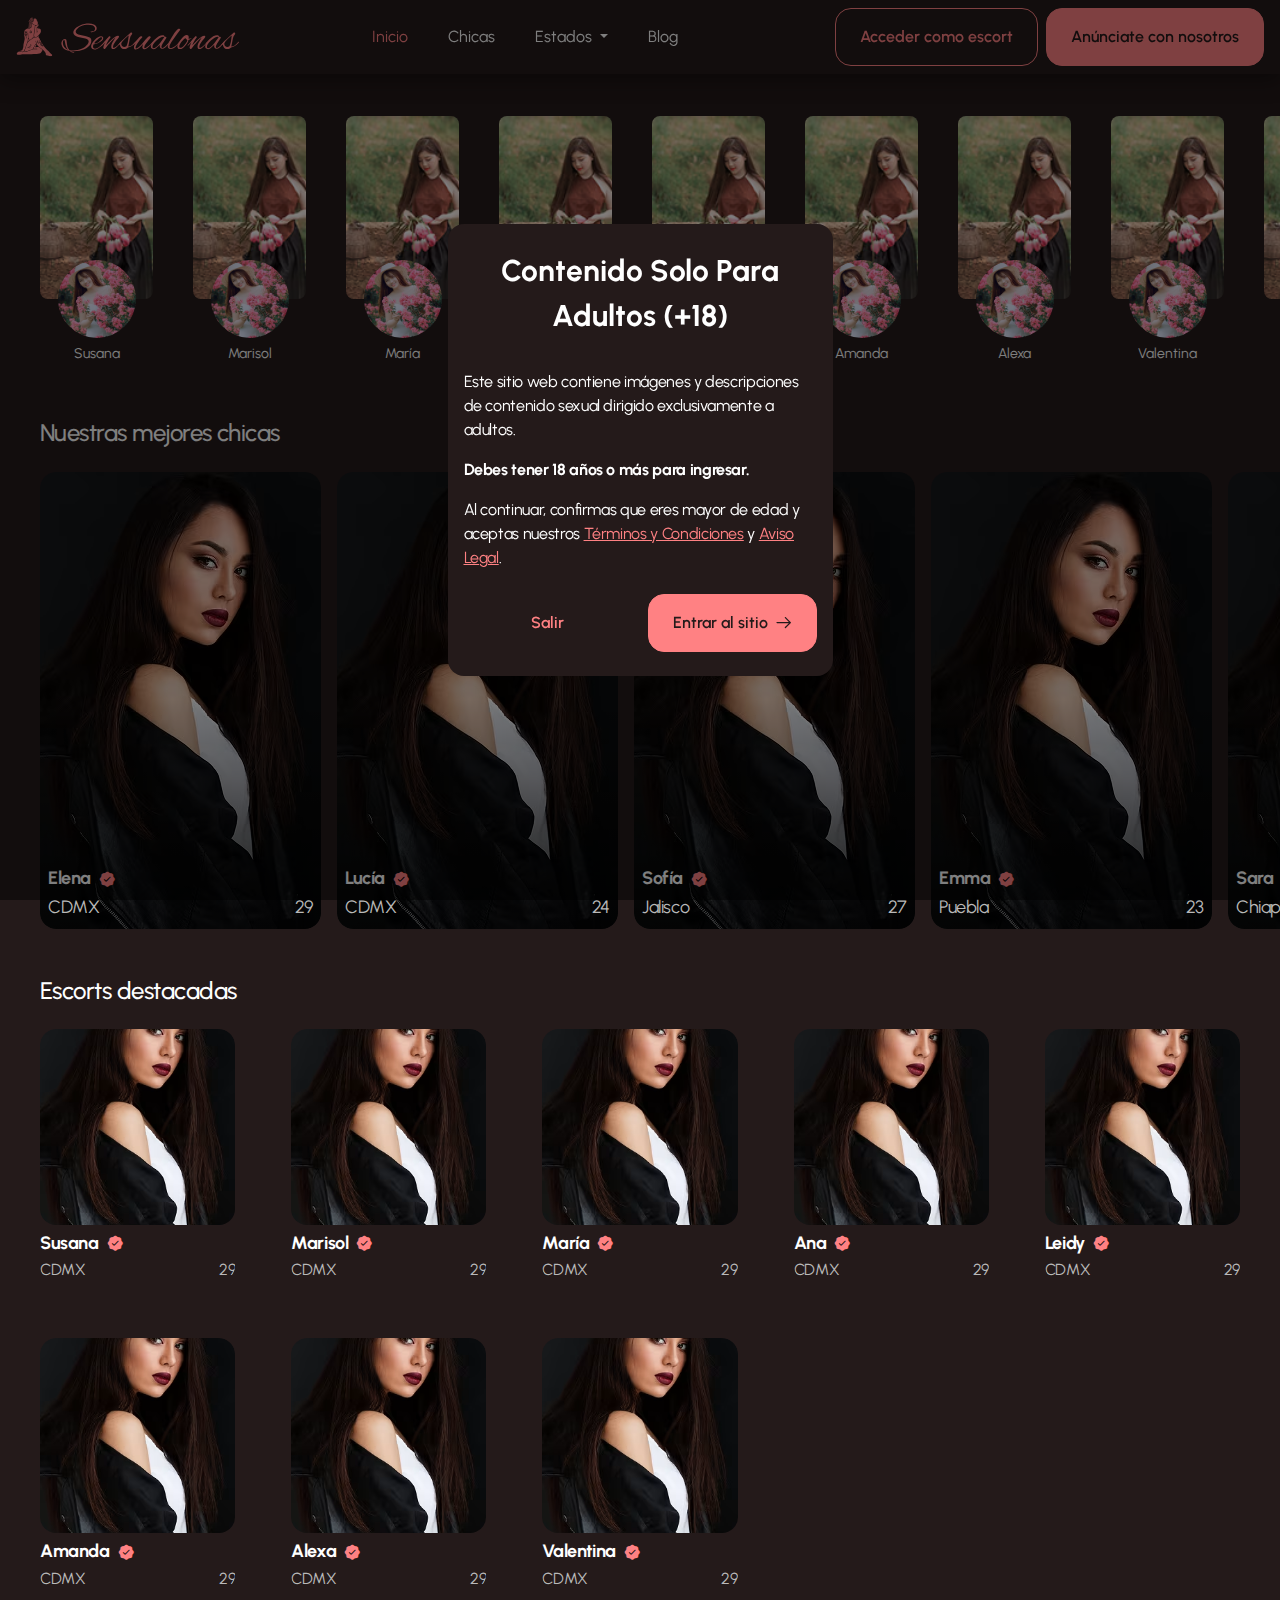
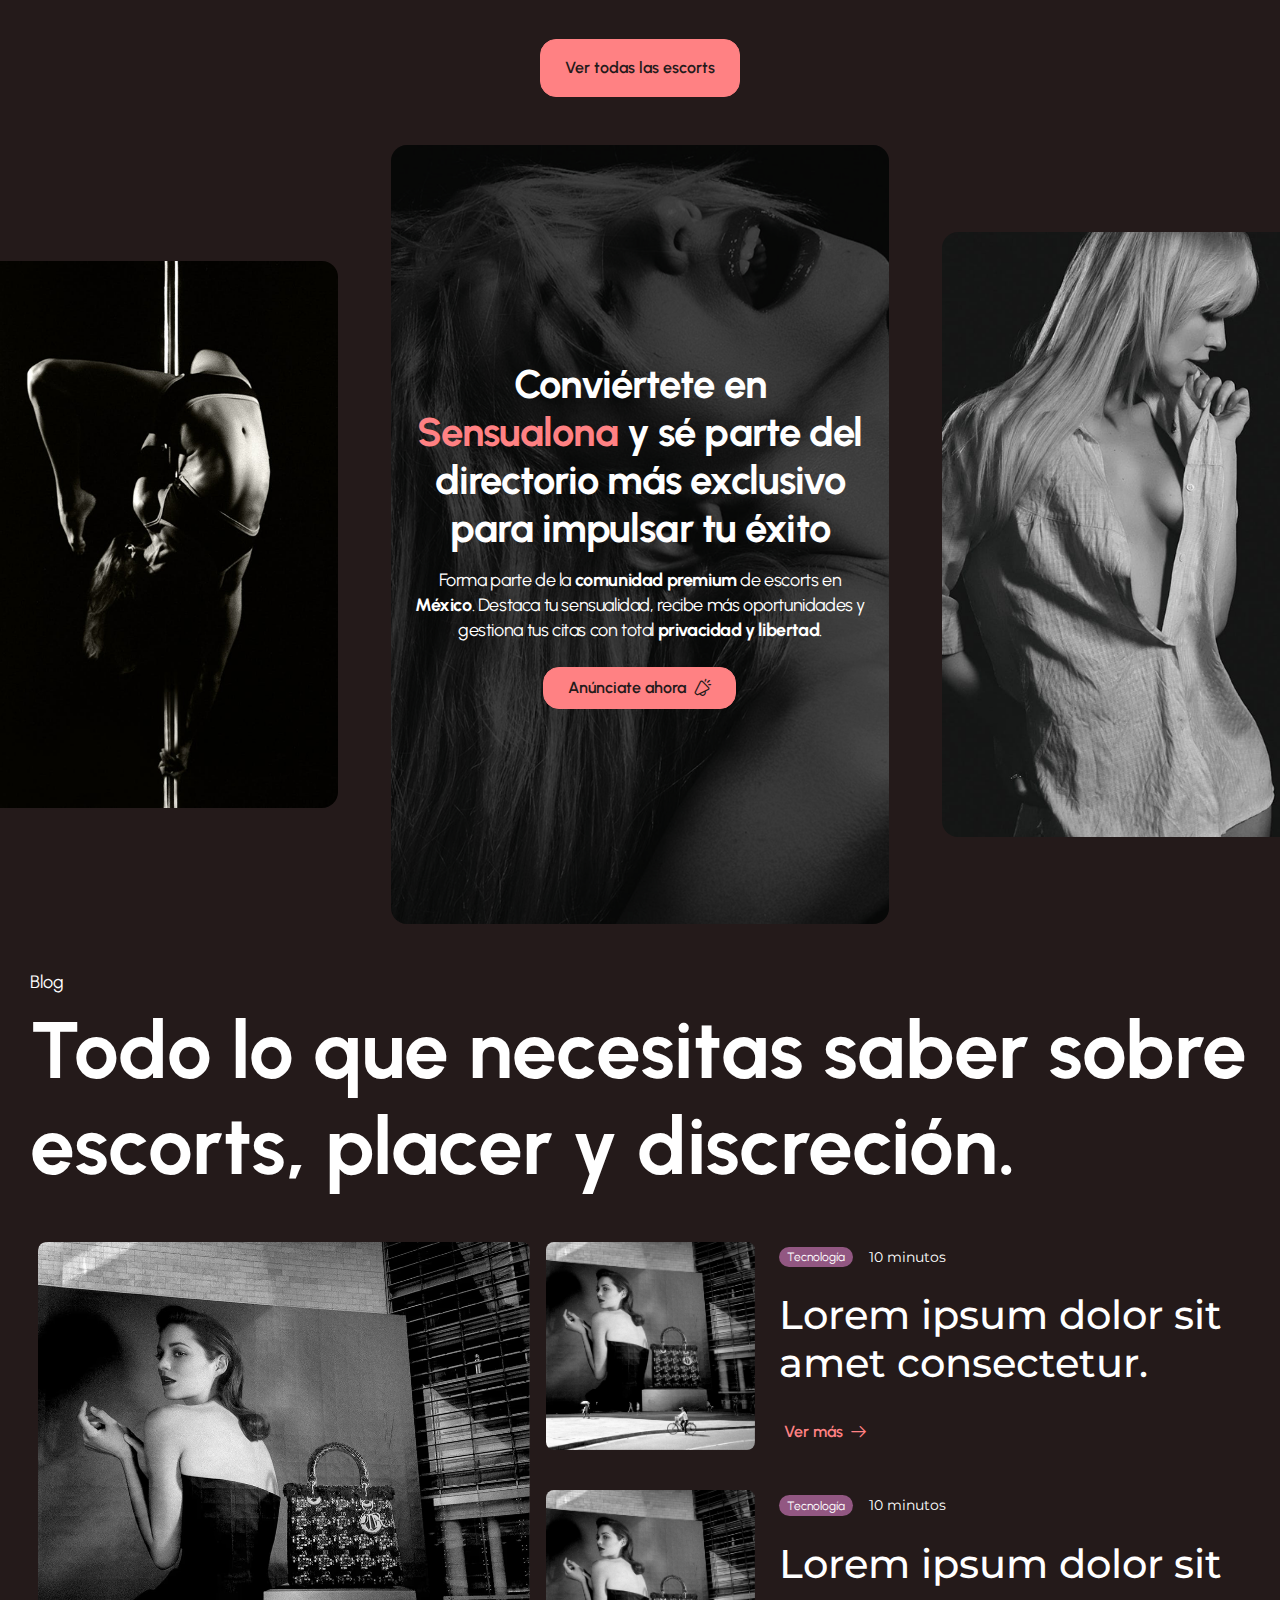
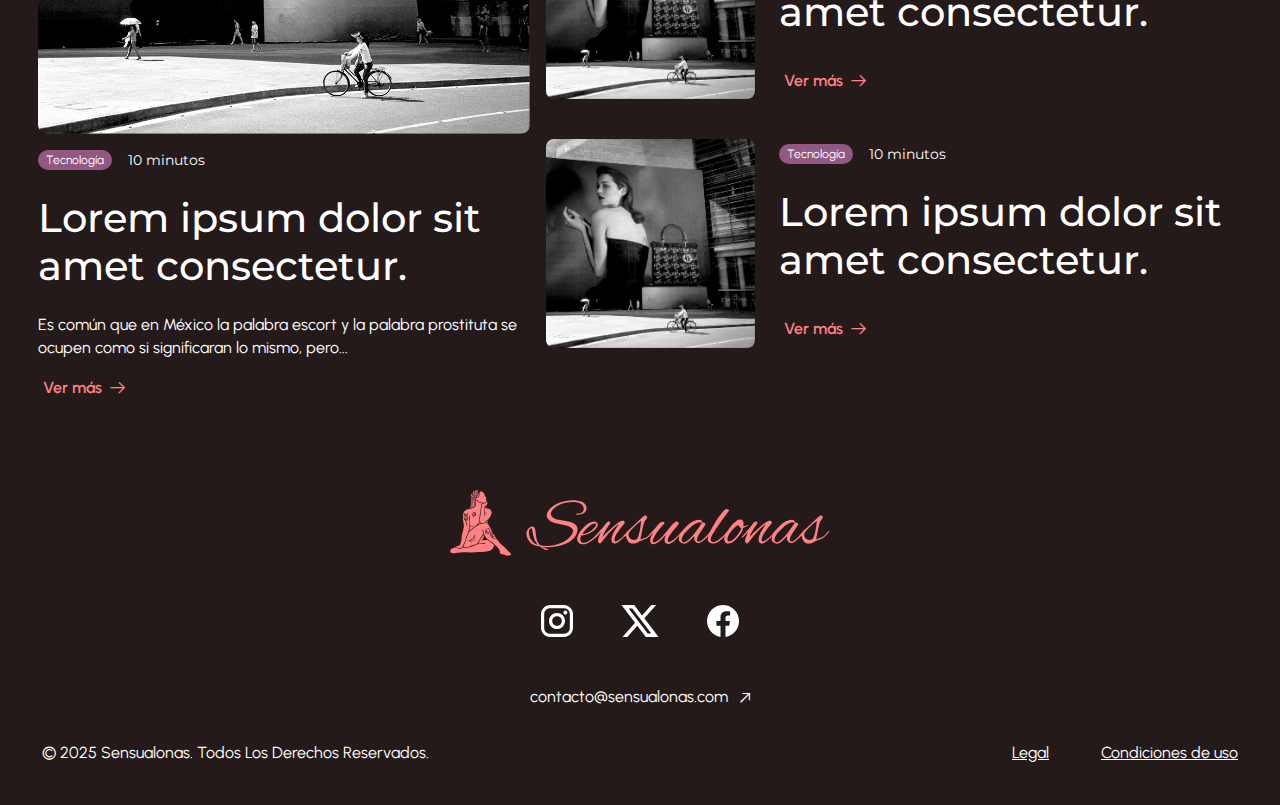
<file: index.html>
<!DOCTYPE html>
<html lang="es">

<head>
  <meta charset="UTF-8" />
  <meta name="viewport" content="width=device-width, initial-scale=1" />
  <title>Las Escorts Mas Sensuales en Mexico ❤️ Sensualonas</title>
  <meta name="description" content="Disfruta de Escorts en CDMX, Cuernavaca, DF y Estado de México en Sensualonas. Contactalas y vive un momento lleno de Pasion y Placer.">
  <link href="https://cdn.jsdelivr.net/npm/bootstrap@5.3.7/dist/css/bootstrap.min.css" rel="stylesheet">
  
  <link rel="preconnect" href="https://fonts.googleapis.com">
  <link rel="preconnect" href="https://fonts.gstatic.com" crossorigin>
  <link href="https://fonts.googleapis.com/css2?family=Montserrat:ital,wght@0,100..900;1,100..900&display=swap" rel="stylesheet">

  <link rel="preload" href="fonts/urbanistic/Urbanist-VariableFont_wght.ttf" as="font" type="font/ttf" crossorigin>
  <link rel="stylesheet" href="icons/icomoon/style.css">
  <link rel="stylesheet" href="css/styles.css">
  
  <link rel="stylesheet" href="css/home.css">
</head>

<body>
  <nav class="navbar fixed-top navbar-expand-xl text-white shadow-down">
    <div class="container-fluid px-3">

      <!-- Logo -->
      <a class="navbar-brand" href="#">
        <img src="img/logo-color.svg" alt="Logo Sensualonas" height="40">
      </a>

      <!-- Botón del offcanvas (solo móvil) -->
      <button class="navbar-toggler border-0 d-xl-none" type="button" data-bs-toggle="offcanvas"
        data-bs-target="#offcanvasNavbar">
        <img src="icons/bar-menu.svg" alt="Menú de navegación" width="40px">
      </button>

      <!-- Menú normal (visible desde xl en adelante) -->
      <div class="d-none d-xl-flex align-items-center flex-grow-1 justify-content-between" id="desktopNavbar">
        <ul class="navbar-nav flex-grow-1">
          <li class="nav-item"><a class="nav-link active" href="#">Inicio</a></li>
          <li class="nav-item"><a class="nav-link" href="girls.html">Chicas</a></li>
          <li class="nav-item dropdown">
            <a class="nav-link dropdown-toggle" href="#" id="estadosDropdown" role="button" data-bs-toggle="dropdown" aria-expanded="false">
              Estados
            </a>
            <ul class="dropdown-menu bg-dark dropdown-cities text-white border-0 rounded-0 mt-2 px-2 py-3" aria-labelledby="estadosDropdown" style="min-width:180px;">
              <li><a class="dropdown-item text-white" href="#">CDMX</a></li>
              <li><a class="dropdown-item text-primary" href="#">Jalisco</a></li>
              <li><a class="dropdown-item text-white" href="#">EdoMex</a></li>
              <li><a class="dropdown-item text-white" href="#">Veracruz</a></li>
              <li><a class="dropdown-item text-white" href="#">Puebla</a></li>
              <li><a class="dropdown-item text-white" href="#">Guanajuato</a></li>
              <li><a class="dropdown-item text-white" href="#">Nuevo León</a></li>
              <li><a class="dropdown-item text-white" href="#">Chiapas</a></li>
              <li><a class="dropdown-item text-white" href="#">Michoacán</a></li>
              <li><a class="dropdown-item text-white" href="#">Oaxaca</a></li>
              <li><a class="dropdown-item text-white" href="#">Querétaro</a></li>
              <li><a class="dropdown-item text-white" href="#">Baja California</a></li>
              <li><a class="dropdown-item text-white" href="#">Sonora</a></li>
              <li><a class="dropdown-item text-white" href="#">Coahuila</a></li>
            </ul>
          </li>
          <li class="nav-item"><a class="nav-link" href="blog.html">Blog</a></li>
        </ul>
        <div class="d-flex gap-2">
            <a href="#" class="btn btn-outline-primary px-xl-4">Acceder como escort</a>
            <a href="#" class="btn btn-primary px-xl-4">Anúnciate con nosotros</a>
        </div>
      </div>

      <!-- Offcanvas lateral (solo móvil) -->
      <div class="offcanvas offcanvas-end d-xl-none py-5" tabindex="-1" id="offcanvasNavbar">
        <div class="offcanvas-header pe-3">
          <button type="button" class="btn-close btn-close-white" data-bs-dismiss="offcanvas"></button>
        </div>
        <div class="offcanvas-body d-flex flex-column justify-content-between px-2">
          <ul class="navbar-nav flex-grow-1">
            <li class="nav-item"><a class="nav-link px-0 py-1 active" href="#">Inicio</a></li>
            <li class="nav-item"><a class="nav-link px-0 py-1" href="girls.html">Chicas</a></li>
            <li class="nav-item dropdown">
              <a class="nav-link px-0 py-1 dropdown-toggle" href="#" id="offcanvasEstadosDropdown" role="button" data-bs-toggle="dropdown" aria-expanded="false">
                Estados<i class="icon-arrow-right-alt ms-1"></i>
              </a>
              <ul class="dropdown-menu dropdown-cities bg-dark text-white border-0 rounded-0 mt-2 px-0 py-0" aria-labelledby="offcanvasEstadosDropdown" style="min-width:180px;">
                <li><a class="dropdown-item px-0 text-white" href="#">CDMX</a></li>
                <li><a class="dropdown-item px-0 text-primary" href="#">Jalisco</a></li>
                <li><a class="dropdown-item px-0 text-white" href="#">EdoMex</a></li>
                <li><a class="dropdown-item px-0 text-white" href="#">Veracruz</a></li>
                <li><a class="dropdown-item px-0 text-white" href="#">Puebla</a></li>
                <li><a class="dropdown-item px-0 text-white" href="#">Guanajuato</a></li>
                <li><a class="dropdown-item px-0 text-white" href="#">Nuevo León</a></li>
                <li><a class="dropdown-item px-0 text-white" href="#">Chiapas</a></li>
                <li><a class="dropdown-item px-0 text-white" href="#">Michoacán</a></li>
                <li><a class="dropdown-item px-0 text-white" href="#">Oaxaca</a></li>
                <li><a class="dropdown-item px-0 text-white" href="#">Querétaro</a></li>
                <li><a class="dropdown-item px-0 text-white" href="#">Baja California</a></li>
                <li><a class="dropdown-item px-0 text-white" href="#">Sonora</a></li>
                <li><a class="dropdown-item px-0 text-white" href="#">Coahuila</a></li>
              </ul>
            </li>
            <li class="nav-item"><a class="nav-link px-0 py-1" href="blog.html">Blog <i class="icon-arrow-right-up" style="font-size: 13px;"></i></a></li>
          </ul>
          <div class="d-grid gap-4 mt-4">
            <a href="#" class="btn btn-primary px-xl-4">Anúnciate con nosotros</a>
            <div class="d-flex flex-column gap-2">
              <span class="text-center text-white">¿Ya eres parte de Sensualonas?</span>
              <a href="#" class="btn btn-outline-primary px-xl-4">Acceder como escort</a>
            </div>
          </div>
        </div>
      </div>
    </div>
  </nav>

  <!-- Estados chicas -->
  <section class="mt-4 mt-md-30px mt-xl-50px ms-2 ms-md-30px ms-xl-40px">
    <h2 class="visually-hidden">Estados de las chicas</h2>
    <div class="container-fluid px-0">
      <div class="d-flex flex-row flex-nowrap overflow-auto row-estados-chicas horizontal-draggable">

        <a href="story.html" class="d-flex flex-column align-items-center estado-card text-decoration-none">
          <div class="rounded-3 overflow-hidden w-100 img-estado-container">
            <img src="img/estados/marisol.avif" class="img-fluid w-100 h-100 object-fit-cover">
          </div>
          <div class="rounded-circle overflow-hidden position-relative img-perfil-container">
            <img src="img/perfil/marisol.avif" class="img-fluid w-100 h-100 object-fit-cover">
          </div>
          <h3 class="mt-2 text-center text-white h6 fw-normal">Alexa</h3>
        </a>

      </div>
    </div>
  </section>

  <!-- Nuestras mejores chicas -->
  <section class="my-5 ms-2 ms-md-30px ms-xl-40px">
    <h2 class="mb-4 title-2">Nuestras mejores chicas</h2>
    
    <div class="d-flex flex-row flex-nowrap overflow-auto gap-3 profile-row-large horizontal-draggable">
      <a href="escort.html" class="card profile-card profile-card-large bg-transparent text-white border-0 text-decoration-none overflow-hidden">
        <img src="img/perfil/sofia.avif" class="card-img h-100 object-fit-cover" alt="Foto de perfil de Elena">
        <div class="card-img-overlay d-flex flex-column justify-content-end p-2">
          <div class="d-flex justify-content-between align-items-end">
            <div>
              <div class="d-flex gap-2 align-items-center">
                <h3 class="mb-0 name ls-tight">Elena</h3>
                <i class="icon-verified"></i>
              </div>
              <p class="mt-1 mb-0 city ls-tight">CDMX</p>
            </div>
            <span class="age ls-tight">29</span>
          </div>
        </div>
      </a>    
    </div>
  </section>

  <!-- Escorts destacadas -->
  <section class="my-5 mx-2 mx-md-30px mx-xl-40px">
    <h2 class="mb-4 title-2">Escorts destacadas</h2>
    <div class="escorts-grid">
      <a href="escort.html" class="card profile-card profile-card-small px-0 bg-transparent text-white border-0 text-decoration-none overflow-hidden">
        <div class="card-img-container">
          <img src="img/perfil/sofia.avif" class="card-img object-fit-cover" alt="Foto de perfil de Elena">
        </div>

        <div class="d-flex flex-column justify-content-end pt-2">
          <div class="d-flex justify-content-between align-items-end">
            <div>
              <div class="d-flex gap-2 align-items-center">
                <h3 class="mb-0 name ls-tight">Patricia</h3>
                <i class="icon-verified"></i>
              </div>
              <p class="mt-1 mb-0 city ls-tight">CDMX</p>
            </div>
            <span class="age ls-tight">29</span>
          </div>
        </div>
      </a>    
    </div>
    
    <div class="text-center mt-5">
      <a href="#" class="btn btn-primary px-xl-4 d-block d-md-inline-block">Ver todas las escorts</a>
    </div>
  </section>

  <!-- Sección de anuncio para convertirse en escort -->
  <section class="px-0 my-5 mx-2 mx-md-30px">
    <div class="promo-banner-row text-white">
      <div class="promo-banner-col d-none d-xl-block">
        <!-- imagen izquierda -->
        <figure class="m-0">
          <img src="img/banner-left.png" alt="Mujer bailando en tubo" class="img-fluid rounded-4 w-100" loading="lazy">
        </figure>
      </div>
      <div class="promo-banner-col--center">
        <!-- contenido central -->
        <article class="bg-dark rounded-4 p-4 text-center h-100 d-flex flex-column justify-content-center align-items-center position-relative overflow-hidden" style="background-image:url('img/banner-center.png');">
          <div class="position-absolute top-0 start-0 w-100 h-100" style="background:rgba(0,0,0,0.4); z-index:1;"></div>
          <div class="position-relative" style="z-index:2;">
            <p class="fw-bold mb-3 display-6 promo-banner-title ls-tight">
              Conviértete en <span class="text-primary">Sensualona</span> y sé parte del directorio más exclusivo para impulsar tu éxito
            </p>
            <p class="mb-4 ls-tight promo-banner-text mt-2">
              Forma parte de la <strong>comunidad premium</strong> de escorts en <strong>México</strong>. Destaca tu sensualidad, recibe más oportunidades y gestiona tus citas con total <strong>privacidad y libertad</strong>.
            </p>
            <a href="#" class="btn btn-primary px-4 py-2 d-inline-flex align-items-center">Anúnciate ahora <i class="ms-1 icon-publicity ms-2"></i></a>
          </div>
        </article>
      </div>
      <div class="promo-banner-col d-none d-xl-block">
        <!-- imagen derecha -->
        <figure class="m-0">
          <img src="img/banner-right.png" alt="Mujer sensual en lencería" class="img-fluid rounded-4 w-100" loading="lazy">
        </figure>
      </div>
    </div>
  </section>
  
  <!-- Sección blog -->
  <section class="blog-section px-0 mt-5 mx-2 mx-md-30px">
    <header class="mb-4">
      <h2 class="fw-normal">Blog</h2>
      <p class="lead fw-bold mb-5">Todo lo que necesitas saber sobre escorts, placer y discreción.</p>
    </header>
    <section aria-label="Lista de artículos" class="row mx-0">
      <!-- Primer artículo -->
      <div class="col-12 col-xl-5 blog-col-left px-0 px-xl-2">
        <article class="post rounded-3 d-flex">
          <div class="img-container">
            <img src="img/blog/post-1.avif" alt="Foto del artículo" class="rounded-3 object-fit-cover">
          </div>
          <div class="post-contain">
            <div class="d-flex mb-2 flex-wrap">
              <span class="category badge badge-pink mb-2 rounded-4">Tecnología</span>
              <span class="reading-time small ms-3 montserrat-regular">10 minutos</span>
            </div>
            <h3 class="post-title mt-2 montserrat-medium">Lorem ipsum dolor sit amet consectetur.</h3>
            <p class="post-excerpt my-3">Es común que en México la palabra escort y la palabra prostituta se ocupen como si significaran lo mismo, pero...</p>
            <div class="d-block">
              <a href="blog-detail.html" class="btn btn-outline-primary py-0 px-1">Ver más <i class="icon-arrow-right ms-2"></i></a>
            </div>
          </div>        
        </article>
      </div>
      <!-- Resto de artículos -->
      <div class="col-12 col-xl-7 blog-col-right px-0 px-xl-2">
        <article class="post rounded-3 d-flex">
          <div class="img-container">
            <img src="img/blog/post-1.avif" alt="Foto del artículo" class="rounded-3 object-fit-cover">
          </div>
          <div class="post-contain">
            <div class="d-flex mb-2 flex-wrap">
              <span class="category badge badge-pink mb-2 rounded-4">Tecnología</span>
              <span class="reading-time small ms-3 montserrat-regular">10 minutos</span>
            </div>
            <h3 class="post-title mt-2 montserrat-medium">Lorem ipsum dolor sit amet consectetur.</h3>
            <p class="post-excerpt my-3">Es común que en México la palabra escort y la palabra prostituta se ocupen como si significaran lo mismo, pero...</p>
            <div class="d-block">
              <a href="blog-detail.html" class="btn btn-outline-primary py-0 px-1">Ver más <i class="icon-arrow-right ms-2"></i></a>
            </div>
          </div>        
        </article>
        <article class="post rounded-3 d-flex">
          <div class="img-container">
            <img src="img/blog/post-1.avif" alt="Foto del artículo" class="rounded-3 object-fit-cover">
          </div>
          <div class="post-contain">
            <div class="d-flex mb-2 flex-wrap">
              <span class="category badge badge-pink mb-2 rounded-4">Tecnología</span>
              <span class="reading-time small ms-3 montserrat-regular">10 minutos</span>
            </div>
            <h3 class="post-title mt-2 montserrat-medium">Lorem ipsum dolor sit amet consectetur.</h3>
            <p class="post-excerpt my-3">Es común que en México la palabra escort y la palabra prostituta se ocupen como si significaran lo mismo, pero...</p>
            <div class="d-block">
              <a href="blog-detail.html" class="btn btn-outline-primary py-0 px-1">Ver más <i class="icon-arrow-right ms-2"></i></a>
            </div>
          </div>        
        </article>
        <article class="post rounded-3 d-flex">
          <div class="img-container">
            <img src="img/blog/post-1.avif" alt="Foto del artículo" class="rounded-3 object-fit-cover">
          </div>
          <div class="post-contain">
            <div class="d-flex mb-2 flex-wrap">
              <span class="category badge badge-pink mb-2 rounded-4">Tecnología</span>
              <span class="reading-time small ms-3 montserrat-regular">10 minutos</span>
            </div>
            <h3 class="post-title mt-2 montserrat-medium">Lorem ipsum dolor sit amet consectetur.</h3>
            <p class="post-excerpt my-3">Es común que en México la palabra escort y la palabra prostituta se ocupen como si significaran lo mismo, pero...</p>
            <div class="d-block">
              <a href="blog-detail.html" class="btn btn-outline-primary py-0 px-1">Ver más <i class="icon-arrow-right ms-2"></i></a>
            </div>
          </div>        
        </article>
      </div>
    </section>
  </section>

  <footer class="footer-main pt-5 pb-3 px-0 mx-2 mx-md-30px">
    <div class="container-fluid">
      <div class="row justify-content-center">
        <div class="footer-logo-col col-8 col-md-4 mx-auto text-center mb-4">
          <img src="img/logo-color.svg" alt="Logo Sensualonas" class="mb-5 w-100" >
          <div class="footer-social text-center mb-4 d-flex justify-content-around justify-content-md-center gap-5">
            <a href="#" class="footer-icon"><img src="icons/social/instagram.svg" alt="Instagram" height="32"></a>
            <a href="#" class="footer-icon"><img src="icons/social/x.svg" alt="X" height="32"></a>
            <a href="#" class="footer-icon"><img src="icons/social/facebook.svg" alt="Facebook" height="32"></a>
          </div>
        </div>
      </div>
      <div class="row">
        <div class="col-12 text-center mb-2">
          <a href="mailto:contacto@sensualonas.com" class="d-inline-block text-decoration-none">contacto@sensualonas.com <i class="icon-arrow-right-up ms-2" style="font-size: 10px;"></i></a>
        </div>
      </div>
      <div class="d-flex flex-column flex-xl-row justify-content-center justify-content-xl-between align-items-center">
        <div class="text-center my-4">
          © 2025 Sensualonas. Todos Los Derechos Reservados.
        </div>
        <div class="footer-links text-center">
          <a href="#" class="me-5">Legal</a>
          <a href="#">Condiciones de uso</a>
        </div>
      </div>
    </div>
  </footer>

  <!-- Modal +18 -->
  <div class="modal fade confirm-modal" id="modalAdultos" tabindex="-1" aria-labelledby="modalAdultosLabel" aria-hidden="true" data-bs-backdrop="static" data-bs-keyboard="false">
    <div class="modal-dialog modal-dialog-centered">
      <div class="modal-content bg-dark text-white border-0 rounded-4">
        <div class="modal-body px-3 py-4">
          <h2 class="mb-3 pb-3 text-center fw-bold modal-title" id="modalAdultosLabel">Contenido Solo Para Adultos (+18)</h2>
          <p class="mb-3 ls-tight">Este sitio web contiene imágenes y descripciones de contenido sexual dirigido exclusivamente a adultos.</p>
          <p class="mb-3 ls-tight fw-bold">Debes tener 18 años o más para ingresar.</p>
          <p class="mb-4 ls-tight">Al continuar, confirmas que eres mayor de edad y aceptas nuestros <a href="#" class="link-primary">Términos y Condiciones</a> y <a href="#" class="link-primary">Aviso Legal</a>.</p>
          <div class="row g-3 justify-content-center">
            <div class="col-6">
              <a href="https://www.google.com/" class="btn btn-outline-primary w-100 cancel">Salir</a>
            </div>
            <div class="col-6">
              <button type="button" class="btn btn-primary w-100" id="btnEntrar">Entrar al sitio <i class="icon-arrow-right ps-1 small-icon"></i>
              </button>
            </div>
          </div>
        </div>
      </div>
    </div>
  </div>

  <script src="https://cdn.jsdelivr.net/npm/bootstrap@5.3.7/dist/js/bootstrap.bundle.min.js"></script>
  <script src="js/scripts.js"></script>

  <script>
    document.addEventListener('DOMContentLoaded', function () {
      var modal = new bootstrap.Modal(document.getElementById('modalAdultos'));
      // Mostrar el modal al cargar la página
      modal.show();

      document.getElementById('btnEntrar').addEventListener('click', function () {
        modal.hide();
      });

      // GENERAR DATA FAKE

      // Generar estados de chicas
      const names = ["Susana", "Marisol", "María", "Ana", "Leidy", "Amanda", "Alexa", "Valentina", "Camila", "Isabella", "Sofía", "Victoria", "Lucía", "Elena", "Emma", "Sara", "Valeria", "Natalia", ];
      const container = document.querySelector('.row-estados-chicas');
      const templateCard = container.querySelector('a.estado-card');

      if (container && templateCard) {
        container.innerHTML = '';
        names.forEach(name => {
          const newCard = templateCard.cloneNode(true);
          // Cambia el nombre
          const nameElement = newCard.querySelector('h3');
          if (nameElement) nameElement.textContent = name;
          
          container.appendChild(newCard);
        });
      }

      // Generar mejores chicas
      const bestGirls = [
        { name: "Elena", city: "CDMX", age: 29, img: "img/perfil/sofia.avif" },
        { name: "Lucía", city: "CDMX", age: 24, img: "img/perfil/sofia.avif" },
        { name: "Sofía", city: "Jalisco", age: 27, img: "img/perfil/sofia.avif" },
        { name: "Emma", city: "Puebla", age: 23, img: "img/perfil/sofia.avif" },
        { name: "Sara", city: "Chiapas", age: 26, img: "img/perfil/sofia.avif" },
        { name: "Valeria", city: "EdoMex", age: 26, img: "img/perfil/sofia.avif" },
      ];
      const bestContainer = document.querySelector('.profile-row-large');
      const bestTemplate = document.querySelector('.profile-card-large');

      if (bestContainer && bestTemplate) {
        // Elimina la tarjeta original (deja solo una para clonar)
        bestContainer.innerHTML = '';
        bestGirls.forEach(girl => {
          const card = bestTemplate.cloneNode(true);

          // Cambia imagen
          const img = card.querySelector('img.card-img');
          if (img) {
            img.src = girl.img;
            img.alt = `Foto de perfil de ${girl.name}`;
          }

          // Cambia nombre, ciudad y edad
          const nameEl = card.querySelector('.name');
          if (nameEl) nameEl.textContent = girl.name;
          const cityEl = card.querySelector('.city');
          if (cityEl) cityEl.textContent = girl.city;
          const ageEl = card.querySelector('.age');
          if (ageEl) ageEl.textContent = girl.age;

          bestContainer.appendChild(card);
        });
      }

      // Generar escorts destacadas
      const featuredContainer = document.querySelector('.profile-card-small')?.parentElement;
      const featuredTemplate = document.querySelector('.profile-card-small');
      if (featuredContainer && featuredTemplate) {
        // Elimina la tarjeta original (deja solo una para clonar)
        featuredContainer.innerHTML = '';
        names.slice(0, 8).forEach(name => {
          const card = featuredTemplate.cloneNode(true);

          // Cambia imagen
          const img = card.querySelector('img.card-img');
          if (img) {
            img.src = "img/perfil/sofia.avif";
            img.alt = `Foto de perfil de ${name}`;
          }

          // Cambia nombre
          const nameEl = card.querySelector('.name');
          if (nameEl) nameEl.textContent = name;

          featuredContainer.appendChild(card);
        });
      }
    });
  </script>
</body>

</html>
</file>
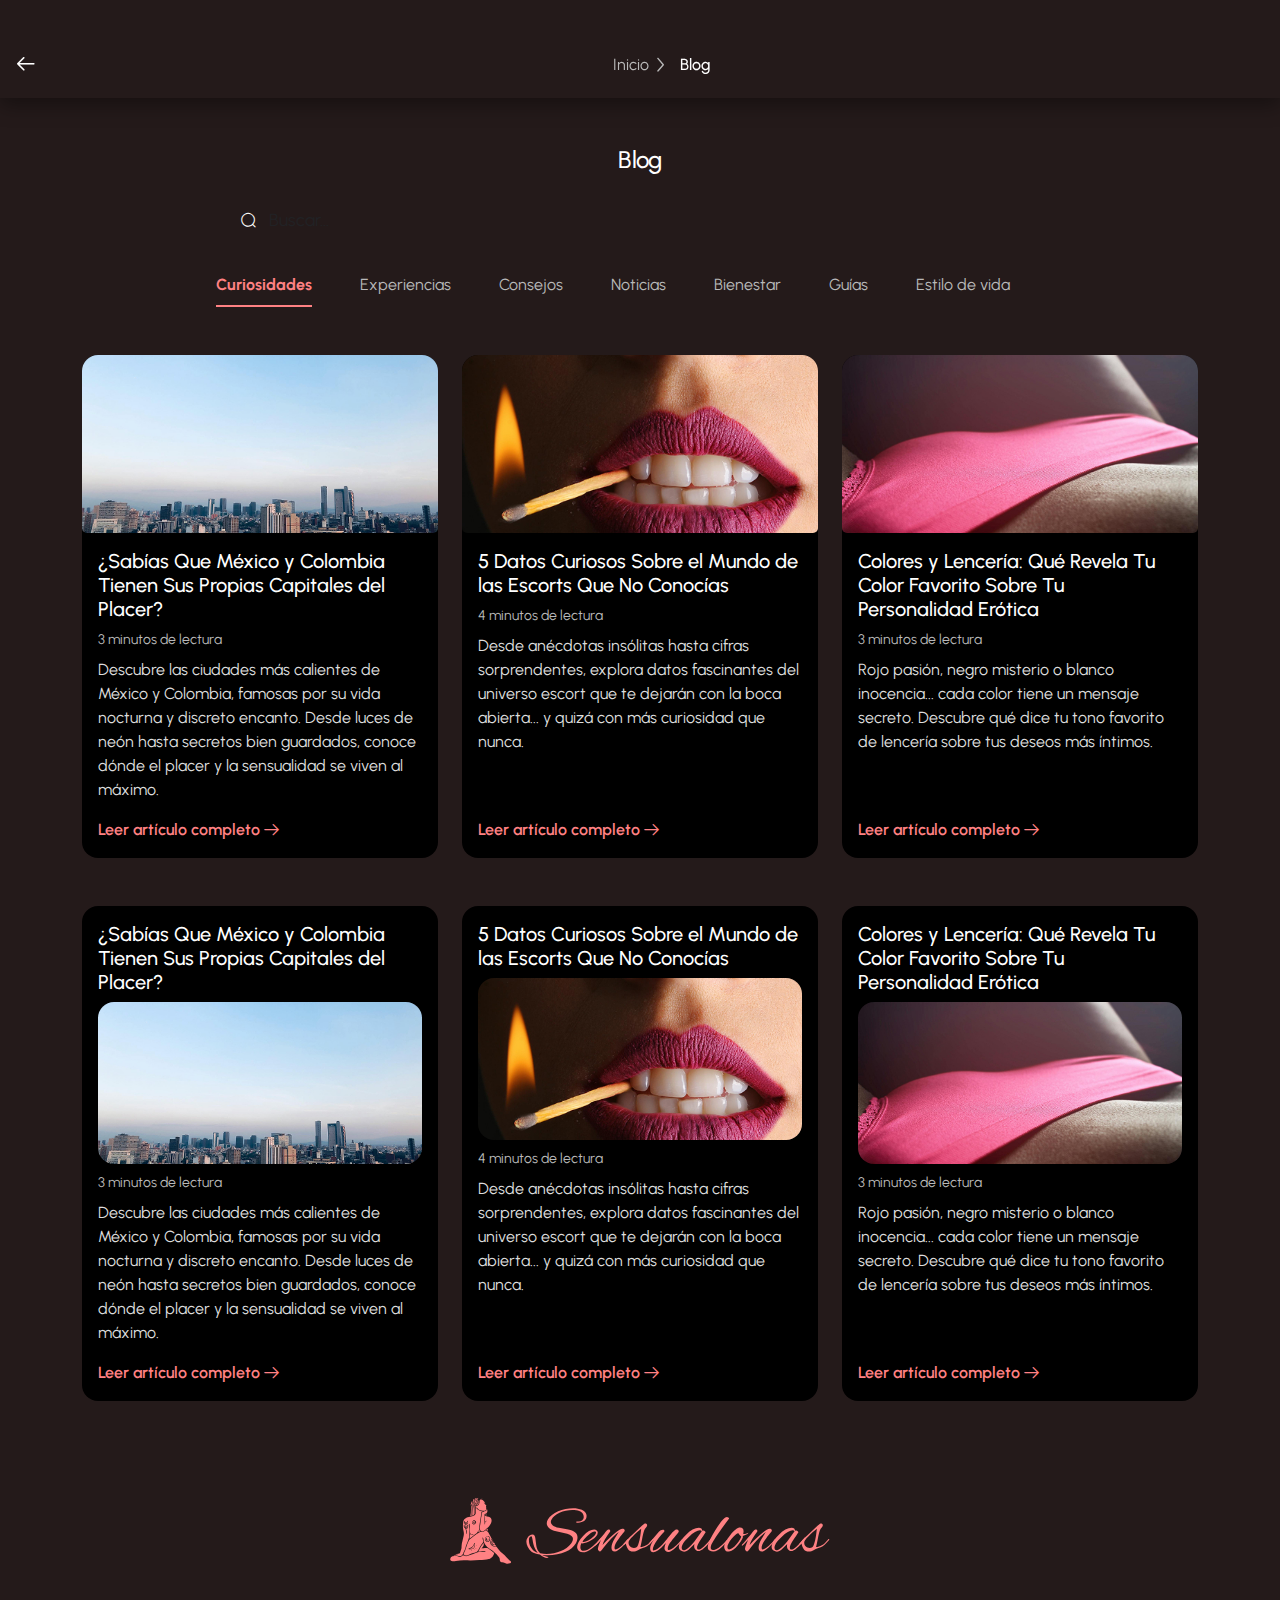
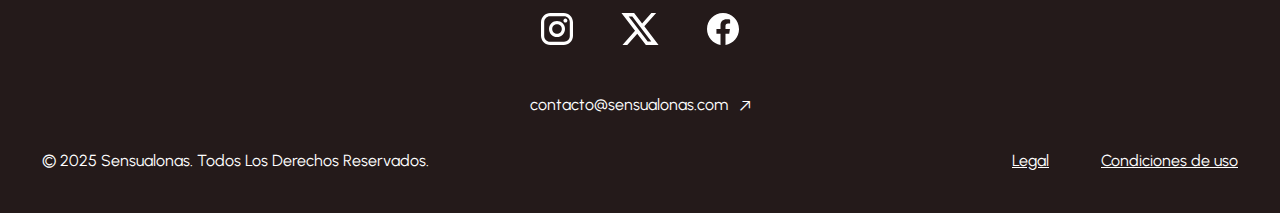
<file: blog.html>
<!DOCTYPE html>
<html lang="es">

<head>
  <meta charset="UTF-8" />
  <meta name="viewport" content="width=device-width, initial-scale=1" />
  <title>Las Escorts Mas Sensuales en Mexico ❤️ Sensualonas</title>
  <meta name="description" content="Disfruta de Escorts en CDMX, Cuernavaca, DF y Estado de México en Sensualonas. Contactalas y vive un momento lleno de Pasion y Placer.">
  <link href="https://cdn.jsdelivr.net/npm/bootstrap@5.3.7/dist/css/bootstrap.min.css" rel="stylesheet">
  
  <link rel="preconnect" href="https://fonts.googleapis.com">
  <link rel="preconnect" href="https://fonts.gstatic.com" crossorigin>
  <link href="https://fonts.googleapis.com/css2?family=Montserrat:ital,wght@0,100..900;1,100..900&display=swap" rel="stylesheet">

  <link rel="preload" href="fonts/urbanistic/Urbanist-VariableFont_wght.ttf" as="font" type="font/ttf" crossorigin>
  <link rel="stylesheet" href="icons/icomoon/style.css">
  <link rel="stylesheet" href="css/styles.css">

  <link rel="stylesheet" href="css/blog.css">
</head>

<body>
  <div class="mb-5">
    <div class="breadcrumbs-navbar d-flex align-items-center shadow-down px-2 pt-5 pb-3 sticky-top">
      <a href="girls.html" onclick="event.preventDefault(); window.history.back();" class="btn text-white px-0 py-1 ms-2 me-3" aria-label="Volver">
        <i class="icon-arrow-left" style="font-size:14px;"></i>
      </a>
      <nav aria-label="breadcrumb" class="flex-grow-1">
        <ol class="breadcrumb mb-0 justify-content-center align-items-center" style="background:transparent;">
          <li class="breadcrumb-item d-flex align-items-center">
            <a href="index.html" class="text-decoration-none">Inicio</a>
            <i class="icon-arrow-right-alt mx-2" style="font-size:0.9rem;"></i>
          </li>
          <li class="breadcrumb-item active text-white d-flex align-items-center" aria-current="page">Blog</li>
        </ol>
      </nav>
    </div>

    <section class="container-fluid mt-5 blog-container mb-4">
      <h1 class="mb-4 title-2 text-center">Blog</h1>
      
      <!-- Buscador de posts -->
      <div class="mb-5">
        <div class="container-xl px-0">
          <div class="row justify-content-center">
            <div class="col-12 col-xl-9 mb-3">
              <div class="search-box d-flex align-items-center rounded-4 px-4 py-2">
                <i class="icon-search"></i>
                <input type="text" class="form-control bg-transparent border-0 text-white shadow-none py-0" placeholder="Buscar..." style="font-size:1.1rem;">
              </div>
            </div>
          </div>
          <!-- Pestañas de categorías -->
          <div class="row justify-content-center">
            <div class="col-12 col-xl-9">
              <nav class="blog-tabs-nav mt-2">
                <ul class="nav nav-underline gap-2 gap-md-4 gap-xl-5 flex-nowrap overflow-x-auto" id="blogTabs">
                  <li class="nav-item">
                    <a class="nav-link active px-0" href="#">Curiosidades</a>
                  </li>
                  <li class="nav-item">
                    <a class="nav-link text-gray px-0" href="#">Experiencias</a>
                  </li>
                  <li class="nav-item">
                    <a class="nav-link text-gray px-0" href="#">Consejos</a>
                  </li>
                  <li class="nav-item">
                    <a class="nav-link text-gray px-0" href="#">Noticias</a>
                  </li>
                  <li class="nav-item">
                    <a class="nav-link text-gray px-0" href="#">Bienestar</a>
                  </li>
                  <li class="nav-item">
                    <a class="nav-link text-gray px-0" href="#">Guías</a>
                  </li>
                  <li class="nav-item">
                    <a class="nav-link text-gray px-0" href="#">Estilo de vida</a>
                  </li>
                </ul>
              </nav>
            </div>
          </div>
        </div>
      </div>
    </section>

    <!-- Lista de posts-->
    <!-- Posts diseño alterno -->
    <section class="container-xl mb-5">

      <div class="row g-4">
        <div class="col-12 col-md-6 col-xl-4">
          <article class="card h-100 bg-dark text-white border-0 rounded-4">
            <a href="blog-detail.html" class="text-decoration-none">
              <img src="img/blog/thumb-1.jpg" class="card-img card-img-top rounded-top-4" alt="¿Sabías Que México y Colombia Tienen Sus Propias Capitales del Placer?">
            </a>
            <div class="card-body d-flex flex-column">
              <div class="flex-grow-1">
                <header>
                  <h2 class="h5 card-title mb-2">
                    <a href="blog-detail.html" class="text-white text-decoration-none">¿Sabías Que México y Colombia Tienen Sus Propias Capitales del Placer?</a>
                  </h2>
                </header>
                <div class="mb-2 small text-gray">3 minutos de lectura</div>
                <p class="card-text mb-3">
                  Descubre las ciudades más calientes de México y Colombia, famosas por su vida nocturna y discreto encanto. Desde luces de neón hasta secretos bien guardados, conoce dónde el placer y la sensualidad se viven al máximo.
                </p>
              </div>
              <a href="blog-detail.html" class="text-primary fw-semibold text-decoration-none read-article">Leer artículo completo <i class="icon-arrow-right"></i></a>
            </div>
          </article>
        </div>
        <div class="col-12 col-md-6 col-xl-4">
          <article class="card h-100 bg-dark text-white border-0 rounded-4">
            <a href="blog-detail.html" class="text-decoration-none">
              <img src="img/blog/thumb-2.jpg" class="card-img card-img-top rounded-top-4" alt="5 Datos Curiosos Sobre el Mundo de las Escorts Que No Conocías">
            </a>
            <div class="card-body d-flex flex-column">
              <div class="flex-grow-1">
                <header>
                  <h2 class="h5 card-title mb-2">
                    <a href="blog-detail.html" class="text-white text-decoration-none">5 Datos Curiosos Sobre el Mundo de las Escorts Que No Conocías</a>
                  </h2>
                </header>
                <div class="mb-2 small text-gray">4 minutos de lectura</div>
                <p class="card-text mb-3">
                  Desde anécdotas insólitas hasta cifras sorprendentes, explora datos fascinantes del universo escort que te dejarán con la boca abierta... y quizá con más curiosidad que nunca.
                </p>
              </div>
              <a href="blog-detail.html" class="text-primary fw-semibold text-decoration-none read-article">Leer artículo completo <i class="icon-arrow-right"></i></a>
            </div>
          </article>
        </div>
        <div class="col-12 col-md-6 col-xl-4">
          <article class="card h-100 bg-dark text-white border-0 rounded-4">
            <a href="blog-detail.html" class="text-decoration-none">
              <img src="img/blog/thumb-3.jpg" class="card-img card-img-top rounded-top-4" alt="Colores y Lencería: Qué Revela Tu Color Favorito Sobre Tu Personalidad Erótica">
            </a>
            <div class="card-body d-flex flex-column">
              <div class="flex-grow-1">
                <header>
                  <h2 class="h5 card-title mb-2">
                    <a href="blog-detail.html" class="text-white text-decoration-none">Colores y Lencería: Qué Revela Tu Color Favorito Sobre Tu Personalidad Erótica</a>
                  </h2>
                </header>
                <div class="mb-2 small text-gray">3 minutos de lectura</div>
                <p class="card-text mb-3">
                  Rojo pasión, negro misterio o blanco inocencia... cada color tiene un mensaje secreto. Descubre qué dice tu tono favorito de lencería sobre tus deseos más íntimos.
                </p>
              </div>
              <a href="blog-detail.html" class="text-primary fw-semibold text-decoration-none read-article">Leer artículo completo <i class="icon-arrow-right"></i></a>
            </div>
          </article>
        </div>
      </div>
    </section>
    
    <!-- Posts diseño original -->    
    <section class="container-xl mb-5">
      <div class="row g-4">
        <div class="col-12 col-md-6 col-xl-4">
          <article class="card h-100 bg-dark text-white border-0 rounded-4">
            <div class="card-body d-flex flex-column">
              <div class="flex-grow-1">
                <header>
                  <h2 class="h5 card-title mb-2">
                    <a href="blog-detail.html" class="text-white text-decoration-none">¿Sabías Que México y Colombia Tienen Sus Propias Capitales del Placer?</a>
                  </h2>
                </header>
                <a href="blog-detail.html" class="text-decoration-none">
                  <img src="img/blog/thumb-1.jpg" class="card-img rounded-4" alt="¿Sabías Que México y Colombia Tienen Sus Propias Capitales del Placer?">
                </a>
                <div class="my-2 small text-gray">3 minutos de lectura</div>
                <p class="card-text mb-3">
                  Descubre las ciudades más calientes de México y Colombia, famosas por su vida nocturna y discreto encanto. Desde luces de neón hasta secretos bien guardados, conoce dónde el placer y la sensualidad se viven al máximo.
                </p>
              </div>
              <a href="blog-detail.html" class="text-primary fw-semibold text-decoration-none read-article">Leer artículo completo <i class="icon-arrow-right"></i></a>
            </div>
          </article>
        </div>
        <div class="col-12 col-md-6 col-xl-4">
          <article class="card h-100 bg-dark text-white border-0 rounded-4">
            <div class="card-body d-flex flex-column">
              <div class="flex-grow-1">
                <header>
                  <h2 class="h5 card-title mb-2">
                    <a href="blog-detail.html" class="text-white text-decoration-none">5 Datos Curiosos Sobre el Mundo de las Escorts Que No Conocías</a>
                  </h2>
                </header>
                <a href="blog-detail.html" class="text-decoration-none">
                  <img src="img/blog/thumb-2.jpg" class="card-img rounded-4" alt="5 Datos Curiosos Sobre el Mundo de las Escorts Que No Conocías">
                </a>
                <div class="my-2 small text-gray">4 minutos de lectura</div>
                <p class="card-text mb-3">
                  Desde anécdotas insólitas hasta cifras sorprendentes, explora datos fascinantes del universo escort que te dejarán con la boca abierta... y quizá con más curiosidad que nunca.
                </p>
              </div>
              <a href="blog-detail.html" class="text-primary fw-semibold text-decoration-none read-article">Leer artículo completo <i class="icon-arrow-right"></i></a>
            </div>
          </article>
        </div>
        <div class="col-12 col-md-6 col-xl-4">
          <article class="card h-100 bg-dark text-white border-0 rounded-4">
            <div class="card-body d-flex flex-column">
              <div class="flex-grow-1">
                <header>
                  <h2 class="h5 card-title mb-2">
                    <a href="blog-detail.html" class="text-white text-decoration-none">Colores y Lencería: Qué Revela Tu Color Favorito Sobre Tu Personalidad Erótica</a>
                  </h2>
                </header>
                <a href="blog-detail.html" class="text-decoration-none">
                  <img src="img/blog/thumb-3.jpg" class="card-img rounded-4" alt="Colores y Lencería: Qué Revela Tu Color Favorito Sobre Tu Personalidad Erótica">
                </a>
                <div class="my-2 small text-gray">3 minutos de lectura</div>
                <p class="card-text mb-3">
                  Rojo pasión, negro misterio o blanco inocencia... cada color tiene un mensaje secreto. Descubre qué dice tu tono favorito de lencería sobre tus deseos más íntimos.
                </p>
              </div>
              <a href="blog-detail.html" class="text-primary fw-semibold text-decoration-none read-article">Leer artículo completo <i class="icon-arrow-right"></i></a>
            </div>
          </article>
        </div>
      </div>
    </section>
  </div>

  <footer class="footer-main pt-5 pb-3 px-0 mx-2 mx-md-30px">
    <div class="container-fluid">
      <div class="row justify-content-center">
        <div class="footer-logo-col col-8 col-md-4 mx-auto text-center mb-4">
          <img src="img/logo-color.svg" alt="Logo Sensualonas" class="mb-5 w-100" >
          <div class="footer-social text-center mb-4 d-flex justify-content-around justify-content-md-center gap-5">
            <a href="#" class="footer-icon"><img src="icons/social/instagram.svg" alt="Instagram" height="32"></a>
            <a href="#" class="footer-icon"><img src="icons/social/x.svg" alt="X" height="32"></a>
            <a href="#" class="footer-icon"><img src="icons/social/facebook.svg" alt="Facebook" height="32"></a>
          </div>
        </div>
      </div>
      <div class="row">
        <div class="col-12 text-center mb-2">
          <a href="mailto:contacto@sensualonas.com" class="d-inline-block text-decoration-none">contacto@sensualonas.com <i class="icon-arrow-right-up ms-2" style="font-size: 10px;"></i></a>
        </div>
      </div>
      <div class="d-flex flex-column flex-xl-row justify-content-center justify-content-xl-between align-items-center">
        <div class="text-center my-4">
          © 2025 Sensualonas. Todos Los Derechos Reservados.
        </div>
        <div class="footer-links text-center">
          <a href="#" class="me-5">Legal</a>
          <a href="#">Condiciones de uso</a>
        </div>
      </div>
    </div>
  </footer>
  
  <script src="https://cdn.jsdelivr.net/npm/bootstrap@5.3.7/dist/js/bootstrap.bundle.min.js"></script>
  <script src="js/scripts.js"></script>
  <script>
    // Activar pestaña de categoría al hacer click
    document.addEventListener('DOMContentLoaded', function () {
      var tabs = document.getElementById('blogTabs');
      if (tabs) {
        tabs.querySelectorAll('.nav-link').forEach(function(link) {
          link.addEventListener('click', function(e) {
            e.preventDefault();
            tabs.querySelectorAll('.nav-link').forEach(function(l) {
              l.classList.remove('active');
              l.classList.add('text-gray');
            });
            this.classList.add('active');
            this.classList.remove('text-gray');
          });
        });
      }
    });
  </script>
</body>

</html>
</file>
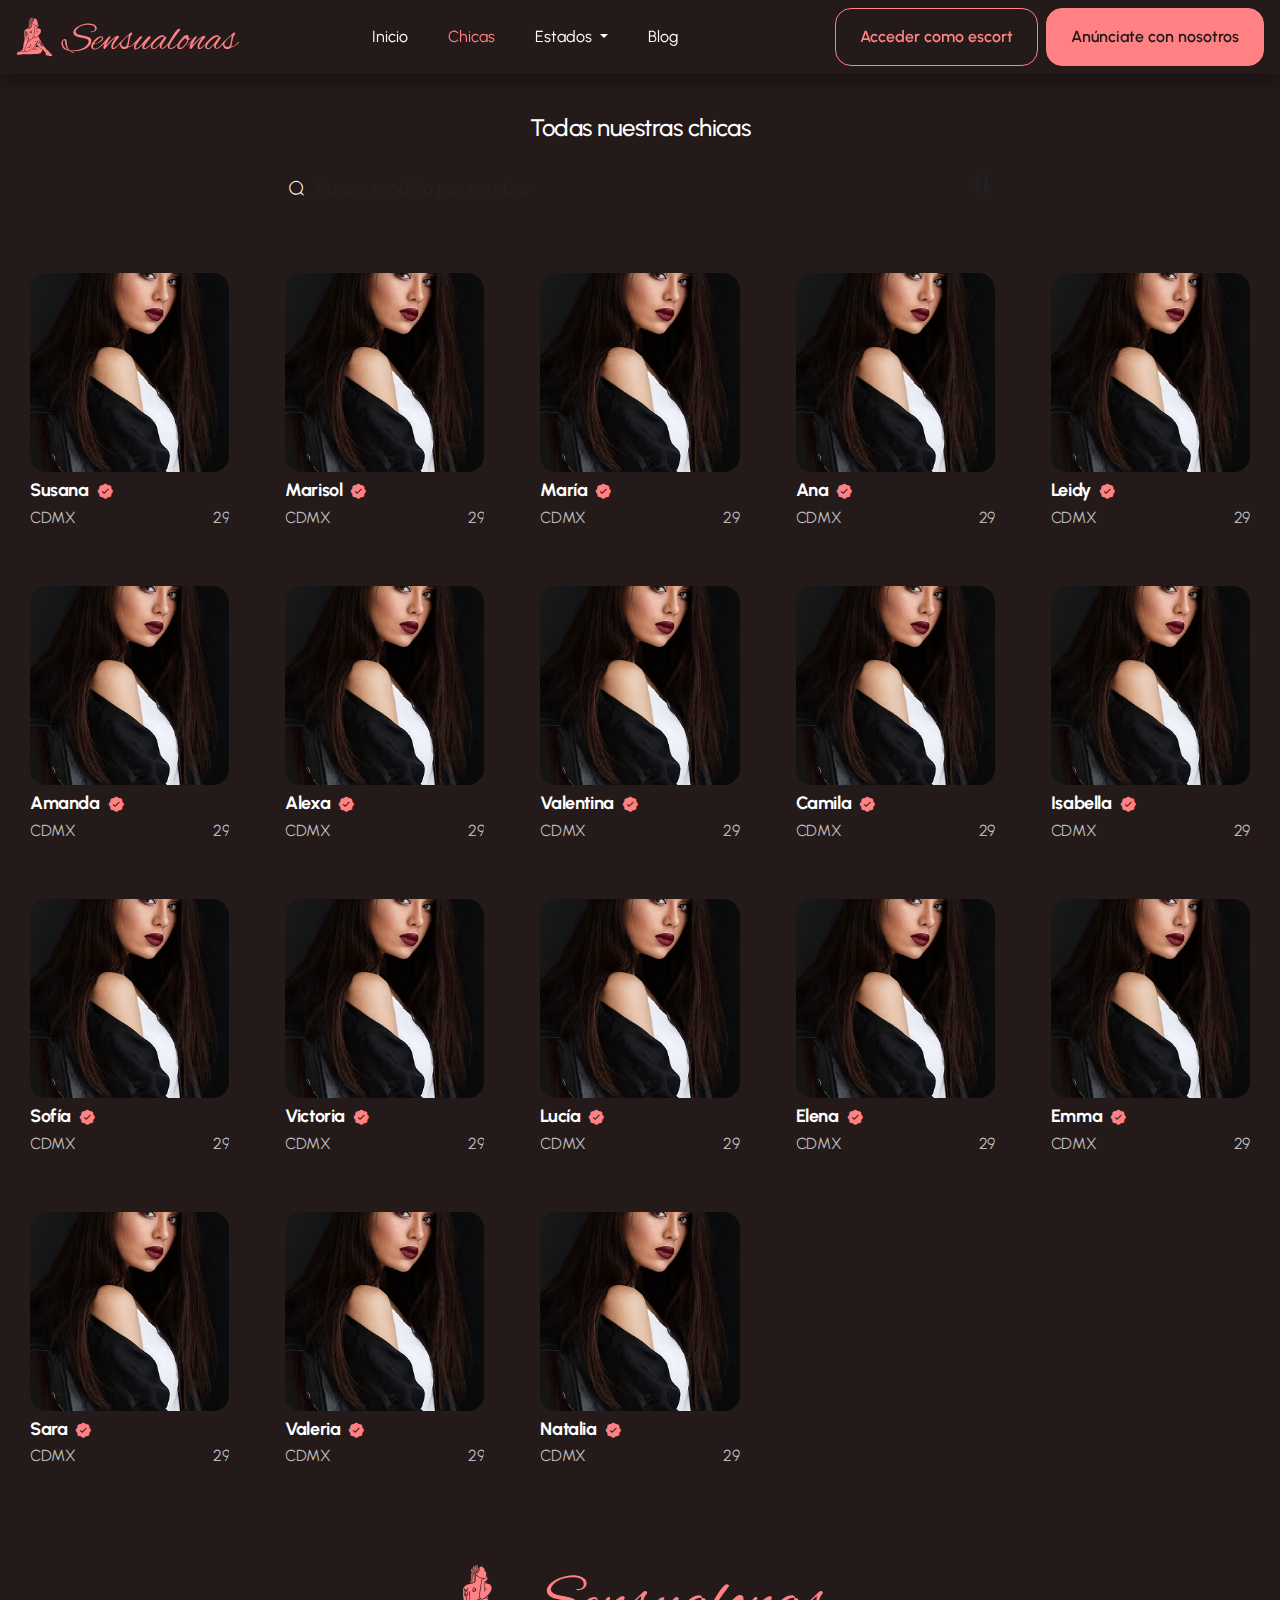
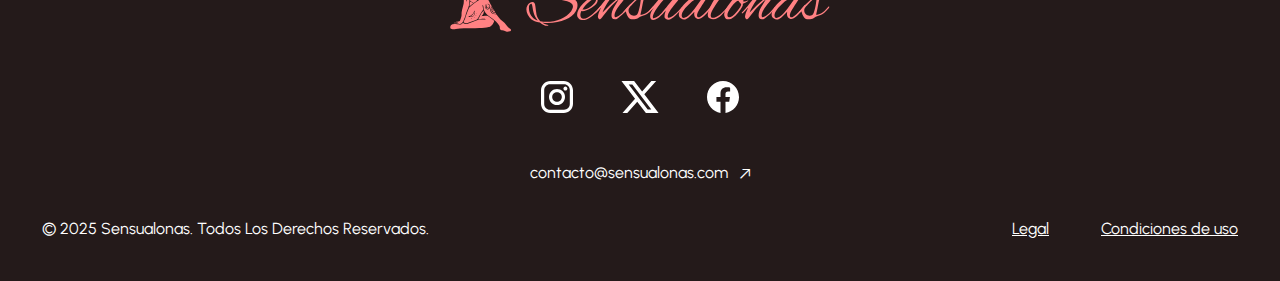
<file: girls.html>
<!DOCTYPE html>
<html lang="es">

<head>
  <meta charset="UTF-8" />
  <meta name="viewport" content="width=device-width, initial-scale=1" />
  <title>Las Escorts Mas Sensuales en Mexico ❤️ Sensualonas</title>
  <meta name="description" content="Disfruta de Escorts en CDMX, Cuernavaca, DF y Estado de México en Sensualonas. Contactalas y vive un momento lleno de Pasion y Placer.">
  <link href="https://cdn.jsdelivr.net/npm/bootstrap@5.3.7/dist/css/bootstrap.min.css" rel="stylesheet">
  
  <link rel="preconnect" href="https://fonts.googleapis.com">
  <link rel="preconnect" href="https://fonts.gstatic.com" crossorigin>
  <link href="https://fonts.googleapis.com/css2?family=Montserrat:ital,wght@0,100..900;1,100..900&display=swap" rel="stylesheet">

  <link rel="preload" href="fonts/urbanistic/Urbanist-VariableFont_wght.ttf" as="font" type="font/ttf" crossorigin>
  <link rel="stylesheet" href="icons/icomoon/style.css">
  <link rel="stylesheet" href="css/styles.css">

  <link rel="stylesheet" href="css/girls.css">
</head>

<body>
  <nav class="navbar fixed-top navbar-expand-xl text-white shadow-down">
    <div class="container-fluid px-3">

      <!-- Logo -->
      <a class="navbar-brand" href="#">
        <img src="img/logo-color.svg" alt="Logo Sensualonas" height="40">
      </a>

      <!-- Botón del offcanvas (solo móvil) -->
      <button class="navbar-toggler border-0 d-xl-none" type="button" data-bs-toggle="offcanvas"
        data-bs-target="#offcanvasNavbar">
        <img src="icons/bar-menu.svg" alt="Menú de navegación" width="40px">
      </button>

      <!-- Menú normal (visible desde xl en adelante) -->
      <div class="d-none d-xl-flex align-items-center flex-grow-1 justify-content-between" id="desktopNavbar">
        <ul class="navbar-nav flex-grow-1">
          <li class="nav-item"><a class="nav-link" href="#">Inicio</a></li>
          <li class="nav-item"><a class="nav-link active" href="girls.html">Chicas</a></li>
          <li class="nav-item dropdown">
            <a class="nav-link dropdown-toggle" href="#" id="estadosDropdown" role="button" data-bs-toggle="dropdown" aria-expanded="false">
              Estados
            </a>
            <ul class="dropdown-menu bg-dark dropdown-cities text-white border-0 rounded-0 mt-2 px-2 py-3" aria-labelledby="estadosDropdown" style="min-width:180px;">
              <li><a class="dropdown-item text-white" href="#">CDMX</a></li>
              <li><a class="dropdown-item text-primary" href="#">Jalisco</a></li>
              <li><a class="dropdown-item text-white" href="#">EdoMex</a></li>
              <li><a class="dropdown-item text-white" href="#">Veracruz</a></li>
              <li><a class="dropdown-item text-white" href="#">Puebla</a></li>
              <li><a class="dropdown-item text-white" href="#">Guanajuato</a></li>
              <li><a class="dropdown-item text-white" href="#">Nuevo León</a></li>
              <li><a class="dropdown-item text-white" href="#">Chiapas</a></li>
              <li><a class="dropdown-item text-white" href="#">Michoacán</a></li>
              <li><a class="dropdown-item text-white" href="#">Oaxaca</a></li>
              <li><a class="dropdown-item text-white" href="#">Querétaro</a></li>
              <li><a class="dropdown-item text-white" href="#">Baja California</a></li>
              <li><a class="dropdown-item text-white" href="#">Sonora</a></li>
              <li><a class="dropdown-item text-white" href="#">Coahuila</a></li>
            </ul>
          </li>
          <li class="nav-item"><a class="nav-link" href="blog.html">Blog</a></li>
        </ul>
        <div class="d-flex gap-2">
            <a href="#" class="btn btn-outline-primary px-xl-4">Acceder como escort</a>
            <a href="#" class="btn btn-primary px-xl-4">Anúnciate con nosotros</a>
        </div>
      </div>

      <!-- Offcanvas lateral (solo móvil) -->
      <div class="offcanvas offcanvas-end d-xl-none py-5" tabindex="-1" id="offcanvasNavbar">
        <div class="offcanvas-header pe-3">
          <button type="button" class="btn-close btn-close-white" data-bs-dismiss="offcanvas"></button>
        </div>
        <div class="offcanvas-body d-flex flex-column justify-content-between px-2">
          <ul class="navbar-nav flex-grow-1">
            <li class="nav-item"><a class="nav-link px-0 py-1" href="#">Inicio</a></li>
            <li class="nav-item"><a class="nav-link px-0 py-1 active" href="girls.html">Chicas</a></li>
            <li class="nav-item dropdown">
              <a class="nav-link px-0 py-1 dropdown-toggle" href="#" id="offcanvasEstadosDropdown" role="button" data-bs-toggle="dropdown" aria-expanded="false">
                Estados<i class="icon-arrow-right-alt ms-1"></i>
              </a>
              <ul class="dropdown-menu dropdown-cities bg-dark text-white border-0 rounded-0 mt-2 px-0 py-0" aria-labelledby="offcanvasEstadosDropdown" style="min-width:180px;">
                <li><a class="dropdown-item px-0 text-white" href="#">CDMX</a></li>
                <li><a class="dropdown-item px-0 text-primary" href="#">Jalisco</a></li>
                <li><a class="dropdown-item px-0 text-white" href="#">EdoMex</a></li>
                <li><a class="dropdown-item px-0 text-white" href="#">Veracruz</a></li>
                <li><a class="dropdown-item px-0 text-white" href="#">Puebla</a></li>
                <li><a class="dropdown-item px-0 text-white" href="#">Guanajuato</a></li>
                <li><a class="dropdown-item px-0 text-white" href="#">Nuevo León</a></li>
                <li><a class="dropdown-item px-0 text-white" href="#">Chiapas</a></li>
                <li><a class="dropdown-item px-0 text-white" href="#">Michoacán</a></li>
                <li><a class="dropdown-item px-0 text-white" href="#">Oaxaca</a></li>
                <li><a class="dropdown-item px-0 text-white" href="#">Querétaro</a></li>
                <li><a class="dropdown-item px-0 text-white" href="#">Baja California</a></li>
                <li><a class="dropdown-item px-0 text-white" href="#">Sonora</a></li>
                <li><a class="dropdown-item px-0 text-white" href="#">Coahuila</a></li>
              </ul>
            </li>
            <li class="nav-item"><a class="nav-link px-0 py-1" href="blog.html">Blog <i class="icon-arrow-right-up" style="font-size: 13px;"></i></a></li>
          </ul>
          <div class="d-grid gap-4 mt-4">
            <a href="#" class="btn btn-primary px-xl-4">Anúnciate con nosotros</a>
            <div class="d-flex flex-column gap-2">
              <span class="text-center text-white">¿Ya eres parte de Sensualonas?</span>
              <a href="#" class="btn btn-outline-primary px-xl-4">Acceder como escort</a>
            </div>
          </div>
        </div>
      </div>
    </div>
  </nav>


  <section class="mt-5 mb-5 mx-2 mx-md-30px">
    <h1 class="mb-4 title-2 text-center">Todas nuestras chicas</h1>
    
    <!-- Buscador de modelos -->
    <div class="mb-5" role="search" aria-label="Buscar escorts">
      <div class="container-xl px-0">
        <div class="row justify-content-center">
          <div class="col-12 col-xl-9 mb-3">
            <form class="search-box d-flex align-items-center rounded-4 px-4 py-2 mx-xl-5" action="#" method="get" autocomplete="off">
              <label for="searchInput" class="visually-hidden">Buscar modelo por nombre</label>
              <i class="icon-search"></i>
              <input type="text" class="form-control bg-transparent border-0 text-white shadow-none py-0" placeholder="Buscar modelo por nombre" id="searchInput" name="q" style="font-size:1.1rem;" aria-label="Buscar modelo por nombre">
              <button class="btn p-0 border-0 bg-transparent" type="button" data-bs-toggle="offcanvas" data-bs-target="#offcanvasFiltros" aria-controls="offcanvasFiltros" aria-label="Abrir filtros">
                <i class="icon-filter" style="font-size:1.3rem;"></i>
              </button>

              <!-- Offcanvas Filtros -->
              <div class="offcanvas offcanvas-end shadow-lg" tabindex="-1" id="offcanvasFiltros" aria-labelledby="offcanvasFiltrosLabel">
                <div class="offcanvas-header border-0 pb-0 flex-column align-items-stretch pe-4 shadow-down">
                  <div class="d-flex align-items-center mb-3">
                    <button type="button" class="btn text-white px-0 ms-2 me-3 d-xl-none" data-bs-dismiss="offcanvas" aria-label="Volver">
                      <i class="icon-arrow-left" style="font-size:14px;"></i>
                    </button>
                    <nav aria-label="breadcrumb" class="flex-grow-1">
                      <ol class="breadcrumb mb-0 justify-content-center align-items-center" style="background:transparent;">
                        <li class="breadcrumb-item d-flex align-items-center">
                          <a href="index.html" class="text-decoration-none">Inicio</a>
                          <i class="icon-arrow-right-alt mx-2" style="font-size:0.9rem;"></i>
                        </li>
                        <li class="breadcrumb-item d-flex align-items-center">
                          <a href="girls.html" class="text-decoration-none">Chicas</a>
                          <i class="icon-arrow-right-alt mx-2" style="font-size:0.9rem;"></i>
                        </li>
                        <li class="breadcrumb-item active text-white d-flex align-items-center" aria-current="page">Filtros</li>
                      </ol>
                    </nav>
                    <button type="button" class="btn-close btn-close-white d-none d-xl-block" data-bs-dismiss="offcanvas" aria-label="Close"></button>
                  </div>
                </div>
                <div class="offcanvas-body pb-5 scrollbar-primary">
                  <div class="container-fluid">
                    <div class="row justify-content-center">
                      <div class="col-12 col-xl-9">
                        <form>
                          <div class="mb-4">
                            <h6 class="ls-tight">Ubicación</h6>
                            <div class="mb-3">
                              <label class="form-label">Estado</label>
                              <select class="form-select">
                                <option>Cualquiera</option>
                                <option>CDMX</option>
                                <option>Estado de México</option>
                                <option>Cuernavaca</option>
                              </select>
                            </div>
                          </div>
                          <div class="mb-4">
                            <h6 class="ls-tight">Físico</h6>
                            <div class="mb-3">
                              <label class="form-label">Tipo de piel</label>
                              <select class="form-select">
                                <option>Cualquiera</option>
                                <option>Clara</option>
                                <option>Morena</option>
                                <option>Oscura</option>
                              </select>
                            </div>
                            <div class="mb-3">
                              <label class="form-label">Complexión</label>
                              <select class="form-select">
                                <option>Cualquiera</option>
                                <option>Delgada</option>
                                <option>Atlética</option>
                                <option>Curvy</option>
                              </select>
                            </div>
                            <div class="row mb-3">
                              <div class="col-6">
                                <label class="form-label">Edad</label>
                                <input type="number" class="form-control" min="18" max="99" placeholder="Desde">
                              </div>
                              <div class="col-6">
                                <label class="form-label">Hasta</label>
                                <input type="number" class="form-control" min="18" max="99" placeholder="Hasta">
                              </div>
                            </div>
                            <div class="row mb-3">
                              <div class="col-6">
                                <label class="form-label">Estatura (cm)</label>
                                <input type="number" class="form-control" min="120" max="220" placeholder="Desde">
                              </div>
                              <div class="col-6">
                                <label class="form-label">Hasta</label>
                                <input type="number" class="form-control" min="120" max="220" placeholder="Hasta">
                              </div>
                            </div>
                            <div class="row mb-3">
                              <div class="col-6">
                                <label class="form-label">Tamaño de senos</label>
                                <select class="form-select">
                                  <option>AA - Pequeño</option>
                                  <option>A</option>
                                  <option>B</option>
                                  <option>C</option>
                                  <option>D - Grande</option>
                                </select>
                              </div>
                              <div class="col-6">
                                <label class="form-label">Hasta</label>
                                <select class="form-select">
                                  <option>D - Grande</option>
                                  <option>C</option>
                                  <option>B</option>
                                  <option>A</option>
                                  <option>AA - Pequeño</option>
                                </select>
                              </div>
                            </div>
                            <div class="mb-3">
                              <label class="form-label">Tamaño de cintura</label>
                              <select class="form-select">
                                <option>Cualquiera</option>
                              </select>
                            </div>
                            <div class="mb-3">
                              <label class="form-label">Tamaño de cadera</label>
                              <select class="form-select">
                                <option>Cualquiera</option>
                              </select>
                            </div>
                          </div>
                          <div class="mb-4">
                            <h6>General</h6>
                            <div class="mb-3">
                              <label class="form-label">Trato de novios</label>
                              <select class="form-select">
                                <option>Cualquiera</option>
                              </select>
                            </div>
                            <div class="mb-3">
                              <label class="form-label">Viajes</label>
                              <select class="form-select">
                                <option>Cualquiera</option>
                              </select>
                            </div>
                            <div class="mb-3">
                              <label class="form-label">Posición favorita</label>
                              <select class="form-select">
                                <option>Cualquiera</option>
                              </select>
                            </div>
                          </div>
                          <div class="d-grid mt-4">
                            <button type="submit" class="btn btn-primary d-flex align-items-center justify-content-center">Filtrar escorts <i class="icon-search ms-2" style="font-size: 19px;"></i></button>
                          </div>
                        </form>
                      </div>
                    </div>
                  </div>
                </div>
              </div>
            </form>
          </div>
        </div>
      </div>
    </div>

    <section class="escorts-grid" aria-label="Listado de escorts">
      <a href="escort.html" class="card profile-card profile-card-small px-0 bg-transparent text-white border-0 text-decoration-none overflow-hidden">
        <div class="card-img-container">
          <img src="img/perfil/sofia.avif" class="card-img object-fit-cover" alt="Foto de perfil de Elena">
        </div>

        <div class="d-flex flex-column justify-content-end pt-2">
          <div class="d-flex justify-content-between align-items-end">
            <div>
              <div class="d-flex gap-2 align-items-center">
                <h3 class="mb-0 name ls-tight">Patricia</h3>
                <i class="icon-verified"></i>
              </div>
              <p class="mt-1 mb-0 city ls-tight">CDMX</p>
            </div>
            <span class="age ls-tight">29</span>
          </div>
        </div>
      </a>    
    </section>
  </section>

  <footer class="footer-main pt-5 pb-3 px-0 mx-2 mx-md-30px">
    <div class="container-fluid">
      <div class="row justify-content-center">
        <div class="footer-logo-col col-8 col-md-4 mx-auto text-center mb-4">
          <img src="img/logo-color.svg" alt="Logo Sensualonas" class="mb-5 w-100" >
          <div class="footer-social text-center mb-4 d-flex justify-content-around justify-content-md-center gap-5">
            <a href="#" class="footer-icon"><img src="icons/social/instagram.svg" alt="Instagram" height="32"></a>
            <a href="#" class="footer-icon"><img src="icons/social/x.svg" alt="X" height="32"></a>
            <a href="#" class="footer-icon"><img src="icons/social/facebook.svg" alt="Facebook" height="32"></a>
          </div>
        </div>
      </div>
      <div class="row">
        <div class="col-12 text-center mb-2">
          <a href="mailto:contacto@sensualonas.com" class="d-inline-block text-decoration-none">contacto@sensualonas.com <i class="icon-arrow-right-up ms-2" style="font-size: 10px;"></i></a>
        </div>
      </div>
      <div class="d-flex flex-column flex-xl-row justify-content-center justify-content-xl-between align-items-center">
        <div class="text-center my-4">
          © 2025 Sensualonas. Todos Los Derechos Reservados.
        </div>
        <div class="footer-links text-center">
          <a href="#" class="me-5">Legal</a>
          <a href="#">Condiciones de uso</a>
        </div>
      </div>
    </div>
  </footer>

  <script src="https://cdn.jsdelivr.net/npm/bootstrap@5.3.7/dist/js/bootstrap.bundle.min.js"></script>
  <script src="js/scripts.js"></script>

  <script>
    document.addEventListener('DOMContentLoaded', function () {

      // GENERAR DATA FAKE
      // Generar chicas
      const names = ["Susana", "Marisol", "María", "Ana", "Leidy", "Amanda", "Alexa", "Valentina", "Camila", "Isabella", "Sofía", "Victoria", "Lucía", "Elena", "Emma", "Sara", "Valeria", "Natalia", ];
      
      const featuredContainer = document.querySelector('.profile-card-small')?.parentElement;
      const featuredTemplate = document.querySelector('.profile-card-small');
      if (featuredContainer && featuredTemplate) {
        // Elimina la tarjeta original (deja solo una para clonar)
        featuredContainer.innerHTML = '';
        names.forEach(name => {
          const card = featuredTemplate.cloneNode(true);

          // Cambia imagen
          const img = card.querySelector('img.card-img');
          if (img) {
            img.src = "img/perfil/sofia.avif";
            img.alt = `Foto de perfil de ${name}`;
          }

          // Cambia nombre
          const nameEl = card.querySelector('.name');
          if (nameEl) nameEl.textContent = name;

          featuredContainer.appendChild(card);
        });
      }
    });
  </script>
</body>

</html>
</file>
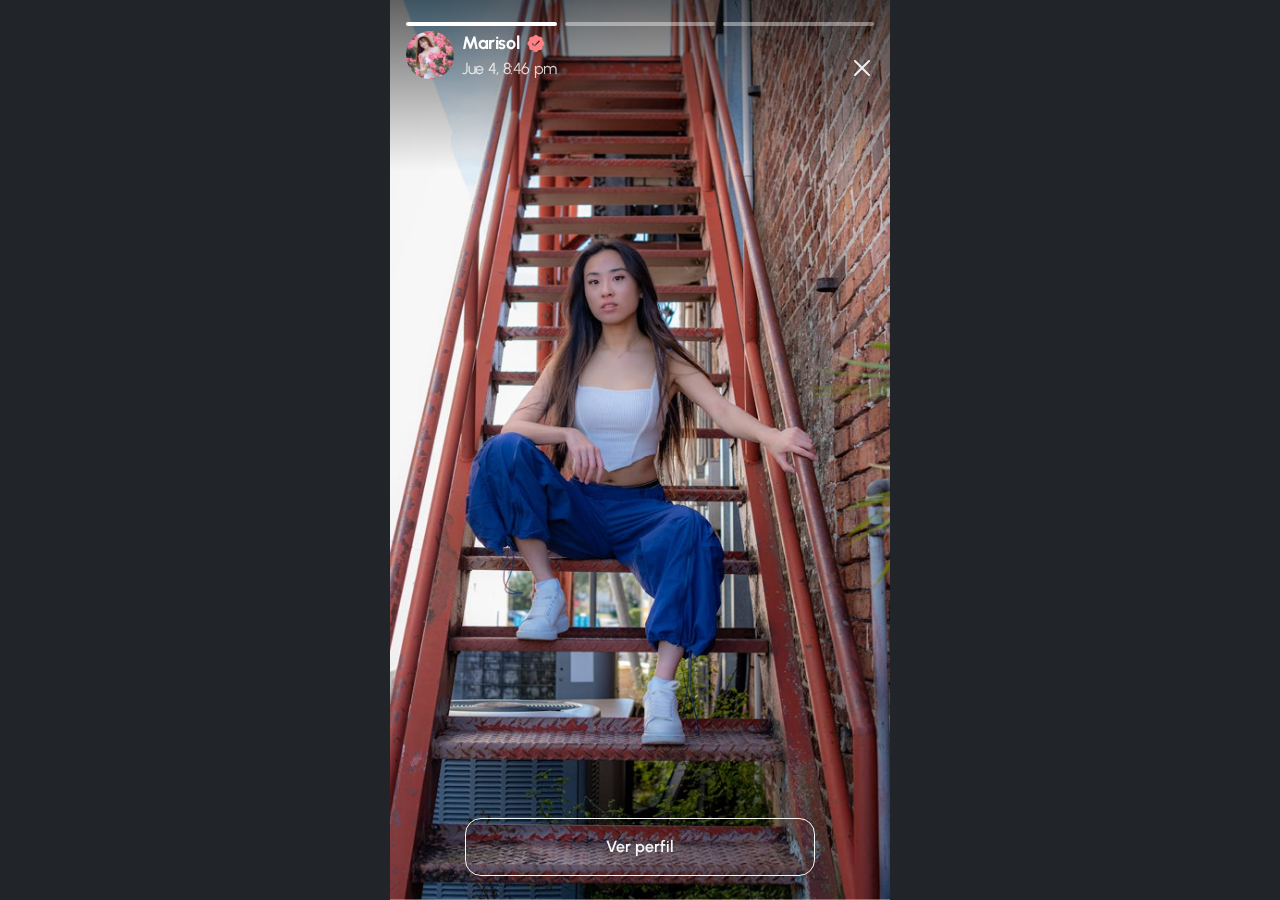
<file: story.html>
<!DOCTYPE html>
<html lang="es">

<head>
  <meta charset="UTF-8" />
  <meta name="viewport" content="width=device-width, initial-scale=1" />
  <title>Las Escorts Mas Sensuales en Mexico ❤️ Sensualonas</title>
  <meta name="description" content="Disfruta de Escorts en CDMX, Cuernavaca, DF y Estado de México en Sensualonas. Contactalas y vive un momento lleno de Pasion y Placer.">
  <link href="https://cdn.jsdelivr.net/npm/bootstrap@5.3.7/dist/css/bootstrap.min.css" rel="stylesheet">
  
  <link rel="preconnect" href="https://fonts.googleapis.com">
  <link rel="preconnect" href="https://fonts.gstatic.com" crossorigin>
  <link href="https://fonts.googleapis.com/css2?family=Montserrat:ital,wght@0,100..900;1,100..900&display=swap" rel="stylesheet">

  <link rel="preload" href="fonts/urbanistic/Urbanist-VariableFont_wght.ttf" as="font" type="font/ttf" crossorigin>
  <link rel="stylesheet" href="icons/icomoon/style.css">
  <link rel="stylesheet" href="css/styles.css">
</head>

<body>
  <div class="min-vh-100 d-flex align-items-center justify-content-center bg-dark">
    <div class="w-100" style="max-width:500px;">
      <div id="storyCarousel" class="carousel slide h-100 user-select-none" data-bs-ride="carousel" data-bs-interval="5000">
        <!-- Indicadores arriba -->
        <div class="story-indicators position-absolute top-0 start-0 w-100 px-3 pt-3 d-flex justify-content-between align-items-center" style="z-index:3;">
          <div class="d-flex w-100 gap-2">
            <div type="button" data-bs-target="#storyCarousel" data-bs-slide-to="0" class="story-indicator active flex-grow-1"></div>
            <div type="button" data-bs-target="#storyCarousel" data-bs-slide-to="1" class="story-indicator flex-grow-1"></div>
            <div type="button" data-bs-target="#storyCarousel" data-bs-slide-to="2" class="story-indicator flex-grow-1"></div>
          </div>
        </div>
        <!-- Cabecera fija con perfil, nombre y fecha -->
        <div class="story-header-fixed position-absolute start-0 w-100 px-3 d-flex align-items-center justify-content-between" style="z-index:4; height: 50px;">
          <div class="d-flex align-items-center gap-2">
            <img src="img/perfil/marisol.png" alt="Marisol" class="rounded-circle" width="48" height="48">
            <div class="d-flex flex-column">
              <span class="fw-bold text-white profile-name ls-tight d-flex align-items-center gap-2">Marisol <i class="icon-verified text-primary"></i></span>
              <span id="story-date" class="text-white-80 story-date ls-tight"></span>
            </div>
          </div>
          <button type="button" class="btn-close btn-close-white ms-auto align-self-end" aria-label="Cerrar" onclick="window.history.back()"></button>
        </div>
        <!-- Botón Ver perfil fijo sobre la foto -->
        <div class="position-absolute bottom-0 start-0 w-100 pb-4 d-flex justify-content-center" style="z-index:4;">
          <a href="escort.html" class="show-profile btn btn-outline-light rounded-4 px-4">Ver perfil</a>
        </div>
        <div class="carousel-inner" style="height: 100vh;">
          <div class="carousel-item active h-100" data-story-date="Jue 4, 8:46 pm">
            <div class="position-relative h-100">
              <div class="story-gradient-top position-absolute top-0 start-0 w-100"></div>
              <img src="img/galeria/marisol/xl/foto-1.jpg" class="story-photo d-block w-100 h-100 object-fit-cover" alt="Historia Marisol 1">
            </div>
          </div>
          <div class="carousel-item h-100" data-story-date="Jue 4, 8:40 pm">
            <div class="position-relative h-100">
              <div class="story-gradient-top position-absolute top-0 start-0 w-100"></div>
              <img src="img/galeria/marisol/xl/foto-2.jpg" class="story-photo d-block w-100 h-100 object-fit-cover" alt="Historia Marisol 2">
            </div>
          </div>
          <div class="carousel-item h-100" data-story-date="Jue 4, 7:00 pm">
            <div class="position-relative h-100">
              <div class="story-gradient-top position-absolute top-0 start-0 w-100"></div>
              <img src="img/galeria/marisol/sm/foto-3.jpg" class="story-photo d-block w-100 h-100 object-fit-cover" alt="Historia Marisol 3">
            </div>
          </div>
        </div>
        <button class="carousel-control-prev" type="button" data-bs-target="#storyCarousel" data-bs-slide="prev">
          <span class="visually-hidden">Anterior</span>
        </button>
        <button class="carousel-control-next" type="button" data-bs-target="#storyCarousel" data-bs-slide="next">
          <span class="visually-hidden">Siguiente</span>
        </button>
      </div>
    </div>
  </div>
  <link rel="stylesheet" href="css/story.css">
  <script src="https://cdn.jsdelivr.net/npm/bootstrap@5.3.7/dist/js/bootstrap.bundle.min.js"></script>
  <script src="js/scripts.js"></script>
  <script>
    // Sincroniza los indicadores con el slide activo y la fecha fija
    document.addEventListener('DOMContentLoaded', function () {
      var carousel = document.getElementById('storyCarousel');
      var indicators = document.querySelectorAll('.story-indicator');
      var dateSpan = document.getElementById('story-date');
      function updateDate() {
        var activeItem = carousel.querySelector('.carousel-item.active');
        if (activeItem && dateSpan) {
          dateSpan.textContent = activeItem.getAttribute('data-story-date') || '';
        }
      }
      if (carousel && indicators.length) {
        carousel.addEventListener('slide.bs.carousel', function (e) {
          indicators.forEach((el, idx) => {
            el.classList.toggle('active', idx === e.to);
          });
        });
        carousel.addEventListener('slid.bs.carousel', updateDate);
        // Click en indicador
        indicators.forEach((el, idx) => {
          el.addEventListener('click', function(e) {
            e.preventDefault();
            e.stopPropagation();
            var bsCarousel = bootstrap.Carousel.getOrCreateInstance(carousel);
            bsCarousel.to(idx);
          });
        });
        // Inicializa la fecha al cargar
        updateDate();
      }
    });
  </script>
</body>

</html>
</file>
<file: icons/icomoon/style.css>
@font-face {
  font-family: 'icomoon';
  src:  url('fonts/icomoon.eot?p12tfg');
  src:  url('fonts/icomoon.eot?p12tfg#iefix') format('embedded-opentype'),
    url('fonts/icomoon.ttf?p12tfg') format('truetype'),
    url('fonts/icomoon.woff?p12tfg') format('woff'),
    url('fonts/icomoon.svg?p12tfg#icomoon') format('svg');
  font-weight: normal;
  font-style: normal;
  font-display: block;
}

[class^="icon-"], [class*=" icon-"] {
  /* use !important to prevent issues with browser extensions that change fonts */
  font-family: 'icomoon' !important;
  speak: never;
  font-style: normal;
  font-weight: normal;
  font-variant: normal;
  text-transform: none;
  line-height: 1;

  /* Better Font Rendering =========== */
  -webkit-font-smoothing: antialiased;
  -moz-osx-font-smoothing: grayscale;
}

.icon-info-fill:before {
  content: "\e914";
}
.icon-arrow-left:before {
  content: "\e911";
}
.icon-filter:before {
  content: "\e90d";
}
.icon-airplane:before {
  content: "\e901";
}
.icon-arrow-right:before {
  content: "\e902";
}
.icon-arrow-right-alt:before {
  content: "\e903";
}
.icon-arrow-right-up:before {
  content: "\e906";
}
.icon-close:before {
  content: "\e904";
}
.icon-comment:before {
  content: "\e905";
}
.icon-facebook:before {
  content: "\e908";
}
.icon-heart-outline:before {
  content: "\e907";
}
.icon-instagram:before {
  content: "\e909";
}
.icon-left-outline:before {
  content: "\e90a";
}
.icon-play:before {
  content: "\e90b";
}
.icon-publicity:before {
  content: "\e90c";
}
.icon-ruler-outline:before {
  content: "\e90e";
}
.icon-search:before {
  content: "\e90f";
}
.icon-star:before {
  content: "\e910";
}
.icon-verified:before {
  content: "\e912";
}
.icon-volume:before {
  content: "\e913";
}
.icon-whatsapp:before {
  content: "\e916";
}
.icon-x:before {
  content: "\e917";
}
</file>
<file: css/styles.css>
/* =====================
   GENERALES
====================== */
:root {
  --primary: #FF8183;
  --primary-rgb: 255, 129, 131;
  --secondary: #C65355;
  --tertiary: #B82E30;

  --on-primary: #382929;
  --transparented-primary: rgba(255, 129, 131, 0.4);
  --primary-disabled: rgba(255, 129, 131, 0.5);
  --dark-background-secondary: #2B2D31;

  --black: #241A1A;
  --white: #FFFFFF;
  --gray: #B9B9B9;
  --pink: #FF94EA;
  --sexy-red-light: #E4299A;
  --sexy-red-dark: #C00175;

  --purpled-black: #221A24;
  --purpled-on-primary: #352938;
  --transparented-pink: rgba(255, 148, 234, 0.5);
  --bs-primary-rgb: var(--primary-rgb);

  --bs-link-color-rgb: 255, 255, 255;
  --bs-link-hover-color-rgb: 255, 255, 255;
}

@font-face {
  font-family: 'Urbanist';
  src: url('../fonts/urbanistic/Urbanist-VariableFont_wght.ttf') format('truetype');
  font-weight: 100 900;
  font-style: normal;
  font-display: swap;
}

.montserrat-regular {
  font-family: "Montserrat", sans-serif;
  font-optical-sizing: auto;
  font-weight: 400;
  font-style: normal;
}

.montserrat-medium {
  font-family: "Montserrat", sans-serif;
  font-optical-sizing: auto;
  font-weight: 500;
  font-style: normal;
}

body {
  font-family: 'Urbanist', sans-serif;
  background-color: var(--black);
  color: var(--white);
  padding-top: 66px; /* Espacio para el navbar fijo */
  overflow-x: hidden;
}

.title-2 {
  font-size: 24px;
  font-weight: 500;
  letter-spacing: -0.022em;
}

/* Utilidades */
.ls-tight {
  letter-spacing: -0.022em;
}

.badge-pink{
  background-color: var(--transparented-pink);
}

.text-gray{
  color: var(--gray);
}

/* Reusable custom scrollbar class */
.scrollbar-primary {
  scrollbar-width: thin;
  scrollbar-color: var(--primary) var(--on-primary);
}
.scrollbar-primary::-webkit-scrollbar {
  width: 8px;
  background: var(--on-primary);
}
.scrollbar-primary::-webkit-scrollbar-thumb {
  background: var(--primary);
  border-radius: 8px;
}
.scrollbar-primary::-webkit-scrollbar-track {
  background: var(--on-primary);
}

.shadow-down {  
  box-shadow: 0 6px 20px rgba(0, 0, 0, 0.4);
}

@media (min-width: 768px) {
  .ms-md-30px {
    margin-left: 30px !important
  } 
  .mx-md-30px {
    margin-left: 30px !important;
    margin-right: 30px !important;
  } 
  .mt-md-30px{
    margin-top: 30px !important;
  }
}
@media (min-width: 1200px) {
  .ms-xl-40px {
    margin-left: 40px !important;
  }
  .mx-xl-40px {
    margin-left: 40px !important;
    margin-right: 40px !important;
  }
  .mt-xl-50px{
    margin-top: 50px !important;
  }
}

/*=====================
  COMPONENTES: OFFCANVAS GENERAL, usable para formularios
======================*/

.offcanvas h6{
  margin-top: 2em;
  color: var(--white);
  font-weight: 600;
  font-size: 18px;
}

.offcanvas .form-label {
  color: var(--gray);
  font-weight: 400;
  font-size: 16px;
}

.offcanvas .form-select{
  line-height: 46px;
  background-image: url("data:image/svg+xml,%3Csvg width='24' height='16' fill='white' xmlns='http://www.w3.org/2000/svg'%3E%3Cpath d='M6 6.5a1 1 0 0 1 1.4 0L12 11l4.6-4.5a1 1 0 1 1 1.4 1.4l-5.3 5.2a1 1 0 0 1-1.4 0l-5.3-5.2a1 1 0 0 1 0-1.4z'/%3E%3C/svg%3E");
  background-repeat: no-repeat;
  background-position: right 0.9rem center;
  background-size: 1.6em 1em;
}

.offcanvas .form-control{
  height: 58px;
}

.offcanvas .form-select,
.offcanvas .form-control {
  --bs-body-bg: var(--on-primary);
  color: var(--gray);
  --bs-border-radius: 14px;
  --bs-border-width: 0;
  box-shadow: none !important;
  outline: none !important;
}

.offcanvas .form-select:focus,
.offcanvas .form-control:focus {
  box-shadow: none !important;
  outline: none !important;
}

.offcanvas input[type="number"]::-webkit-inner-spin-button, 
.offcanvas input[type="number"]::-webkit-outer-spin-button {
  -webkit-appearance: none;
  margin: 0;
}

.offcanvas .form-control::placeholder {
  color: var(--gray);
  opacity: 0.7;
}

.offcanvas input[type="number"] {
  -moz-appearance: textfield;
}

/* =====================
   COMPONENTES: Offcanvas agregar reseña
====================== */
.offcanvas-review {
  --bs-offcanvas-width: 100vw;
  --bs-offcanvas-bg: var(--black);
  --bs-offcanvas-color: var(--white);
}

.offcanvas-review .review-starts .btn-link {
  text-decoration: none;
}

.offcanvas-review .review-starts .btn-link i{
  font-size: 29px;
}

.offcanvas-review .form-switch {
  max-width: 400px;
  margin: auto;
  padding-left: 64px;
}


.offcanvas-review textarea{
  resize: none;
  min-height: 6em;
}

.offcanvas-review #reviewStars .icon-star::before{
  font-family: sans-serif;
  background-image: url(../icons/rating-star.svg);
  color: transparent;
  background-position: center;
  background-repeat: no-repeat;
  background-size: contain;
  position: relative;
}

.offcanvas-review #reviewStars .icon-star.text-primary::before{
  background-image: url(../icons/rating-star-full.svg);
}

.offcanvas-review #reviewGenuine{
  --bs-border-width: 0;
  background-color: var(--gray);
  width: 51px;
  height: 31px;
  margin-left: -4em;
  --bs-form-switch-bg: url("data:image/svg+xml,%3Csvg xmlns='http://www.w3.org/2000/svg' viewBox='-4 -4 8 8'%3E%3Ccircle r='3' fill='rgba(255,255,255,1)'/%3E%3C/svg%3E");
}

.offcanvas-review #reviewGenuine:checked {
  background-color: var(--primary);
  border-color: var(--primary);
}

.offcanvas-review #reviewGenuine:focus {
  box-shadow: none;
  --bs-form-switch-bg: url("data:image/svg+xml,%3Csvg xmlns='http://www.w3.org/2000/svg' viewBox='-4 -4 8 8'%3E%3Ccircle r='3' fill='rgba(255,255,255,1)'/%3E%3C/svg%3E");
}

@media (min-width: 768px) {
  .offcanvas-review .review-starts .btn-link i{
    font-size: 45px;
  }
}

/* =====================
   COMPONENTES: BOTONES
====================== */
.btn{
  --bs-btn-border-radius: 16px;
  --bs-btn-font-weight: 600;
  --bs-btn-font-size: 16px;
  --bs-btn-padding-y: 16px;
  --bs-btn-padding-x: 16px;
}

.btn-primary {
  background-color: var(--primary);
  --bs-btn-border-color: var(--primary);  
  --bs-btn-hover-bg: var(--secondary);
  --bs-btn-hover-border-color: var(--secondary);
  --bs-btn-active-bg: var(--secondary);
  --bs-btn-active-border-color: var(--secondary);
  --bs-btn-disabled-bg: var(--primary-disabled);
  --bs-btn-disabled-border-color: var(--primary-disabled);
  color: var(--black);
}

.btn-outline-primary {
  --bs-btn-color: var(--primary);
  --bs-btn-border-color: var(--primary);
  --bs-btn-hover-bg: var(--secondary);
  --bs-btn-hover-border-color: var(--secondary);
  --bs-btn-active-bg: var(--secondary);
  --bs-btn-active-border-color: var(--secondary);
}

/* =====================
   COMPONENTES: NAVBAR
====================== */
nav.navbar {
  background-color: var(--black); 
}

.navbar-toggler {
  border-color: var(--white);
}

.navbar-toggler:focus {
  outline: none;
  box-shadow: none;
}

.navbar-expand-xl .navbar-nav .nav-link {
    padding-right: 20px;
    padding-left: 20px;
}

.nav-link {
  --bs-nav-link-color: var(--white);
  --bs-nav-link-hover-color: var(--secondary);
  --bs-navbar-active-color: var(--primary);
}

.dropdown-cities{
    background-color: var(--on-primary) !important;
}

.dropdown-cities .dropdown-item:hover,
.dropdown-cities .dropdown-item:active{
  background-color: var(--black) !important;
}

/* =====================
   COMPONENTES: OFFCANVAS MENU
====================== */
#offcanvasNavbar {
  --bs-offcanvas-bg: var(--on-primary);
}

#offcanvasNavbar .navbar-nav .nav-item{
  font-size: 40px;
}

#offcanvasNavbar .navbar-nav .nav-item .nav-link{
  display: flex;
  align-items: center;
  gap: 16px;
}

#offcanvasNavbar .navbar-nav .nav-item .icon-arrow-right-alt{
  font-size: 16px;
}

#offcanvasNavbar .navbar-nav .nav-item .icon-arrow-right-alt::before{
  margin-bottom: 2px;
}

#offcanvasNavbar .btn-close {
  --bs-btn-close-opacity: 0.9;
  --bs-btn-close-hover-opacity: 1;
}

#offcanvasNavbar .dropdown-cities{
  background-color: var(--on-primary) !important;
}

#offcanvasNavbar .dropdown-toggle::after {
  display: none;
}

#offcanvasNavbar .dropdown-toggle.show .icon-arrow-right-alt{
  transition: transform 0.3s ease;
}

#offcanvasNavbar .dropdown-toggle.show .icon-arrow-right-alt {
  transform: rotate(90deg);
}


/* =====================
   COMPONENTES: MODAL DE CONFIMACIÓN
====================== */
.confirm-modal {
  --bs-modal-width: 385px;
}
  
.confirm-modal .bg-dark {
  background-color: var(--black) !important;
}

.confirm-modal .modal-title{
  font-size: 30px;
}

.confirm-modal a {
  text-decoration-thickness: 1px;
}

.confirm-modal .cancel {
  --bs-btn-border-color: transparent;
}

.confirm-modal .btn-primary .small-icon{
  font-size: 12px;
}


/* =====================
  COMPONENTES: Sección reseñas
====================== */

.reviews-section .author-img-container{
  width: 40px;
  height: 40px;
}

.reviews-section .author-img-container img{
  width: 40px;
  height: 40px;
}

.reviews-section .author-name{
  font-weight: 500;
}

.reviews-section .review-title{
  font-size: 18px;
}

.reviews-section .review-text{
  line-height: 1.4;
}


/* =====================
   COMPONENTES: ESTADOS CHICAS & PERFIL CHICAS (scroll horizontal)
====================== */
.horizontal-draggable {
  overflow-x: auto;
  overflow-y: hidden;
  -webkit-overflow-scrolling: touch;
  scrollbar-width: none; /* Oculta la barra en Firefox */
  user-select: none; /* Evita la selección de texto al arrastrar */
}

.horizontal-draggable::-webkit-scrollbar {
  display: none; /* Oculta la barra en Chrome, Safari, etc. */
}

.horizontal-draggable.snapping {
  transition: transform 0.3s ease-out;
}


/* =====================
   COMPONENTES: ESTADOS CHICAS
====================== */
.row-estados-chicas {
  gap: 16px;
}

.row-estados-chicas.active {
  cursor: grabbing;
  cursor: -webkit-grabbing;
}

.estado-card {
  min-width: 94px;
  max-width: 94px;
}

.estado-card .img-estado-container{
  height: 152px;
}
.estado-card .img-perfil-container{
  width: 56px;
  height: 56px;
  margin-top: -28px;
  background: var(--primary-disabled);
}

.estado-card img {
  pointer-events: none;
}

.estado-card h3 {
  font-size: 12px;
}

@media (min-width: 768px) { 
  
  .row-estados-chicas {
    gap: 40px;
  }
  .estado-card {
    min-width: 113px;
    max-width: 113px;
  }
  .estado-card .img-estado-container{
    height: 183px;
  }
  .estado-card .img-perfil-container{
    width: 78px;
    height: 78px;
    margin-top: -39px;
  }
  .estado-card h3 {
    font-size: 14px;
  }
}

/* =====================
   COMPONENTES: PERFIL CHICAS
====================== */
.profile-card {
  --bs-card-border-radius: 16px;
  --bs-card-inner-border-radius: 16px;
}

.profile-card .name {
  font-size: 18px;
  font-weight: bold;
}

.profile-card .icon-verified {
  color: var(--primary);
}

.profile-card .city,
.profile-card .age {
  font-size: 18px;
  color: var(--gray);
}

/* Card de perfil largo */
.profile-card-large {
  width: 281px;
  max-width: 100%;
  height: 457px;
  flex-shrink: 0;
}

.profile-card-large .card-img-overlay {
  background: linear-gradient(to top, rgba(0,0,0,0.8) 0%, rgba(0,0,0,0) 50%);
}

/* Card de perfil pequeño */
.profile-card-small .city,
.profile-card-small .age {
  font-size: 16px;
}

.profile-card-small .card-img-container{
  aspect-ratio: 1/1;
  width: 100%;
  position: relative;
  overflow: hidden;
}

.profile-card-small .card-img-container img {
  width: 100%;
  height: 100%;
  position: absolute;
  top: 0;
  left: 0;
}

/* Grid para escorts destacadas */
.escorts-grid {
  display: grid;
  grid-template-columns: repeat(2, 1fr);
  gap: 16px;
}

@media (min-width: 768px) {
  .escorts-grid {
    grid-template-columns: repeat(4, 1fr);
    column-gap: 32px;
    row-gap: 24px;
  }
}
@media (min-width: 1200px) {
  .escorts-grid {
    grid-template-columns: repeat(5, 1fr);
    gap: 56px;
  }
}

/* =====================
   MEDIA QUERIES
====================== */
@media (min-width: 1200px) {
  #desktopNavbar {
    padding-left: 96px;
  }
}

/* =====================
   COMPONENTES: BANNER ANUNCIO
====================== */
.promo-banner-row {
  display: flex;
  flex-wrap: wrap;
  justify-content: space-around;
  align-items: center;
  flex-direction: row;
  gap: 1.5rem;
}
.promo-banner-row .promo-banner-title{
  font-size: 40px;
}

.promo-banner-row .promo-banner-text{
  font-size: 18px;
  line-height: 1.4;
}


.promo-banner-col,
.promo-banner-col--center {
  flex: 0 0 100%;
  max-width: 100%;
}


.promo-banner-col--center {
  aspect-ratio: 64/100;
}

.promo-banner-col--center article{
  background-size:cover; 
  background-position:center;
}

.promo-banner-col--center .icon-publicity{
  font-size: 18px;
  margin-top: -2px;
}

@media (min-width: 768px) {  
  .promo-banner-col--center{
    flex-basis: 65%;
    max-width: 65%;
  }  
}

@media (min-width: 1024px) {  
  .promo-banner-row .banner-title{
    font-size: 64px;
  }
  .promo-banner-row .banner-text{
    font-size: 24px;
  }
}

@media (min-width: 1200px) {  
  .promo-banner-row {
    justify-content: space-between;
  
    margin-left: -46px;
    margin-right: -46px;
  }
  
  .promo-banner-row .banner-title{
    font-size: 40px;
  }

  .promo-banner-col {
    flex: 0 0 27%;
    max-width: 27%;
  }
  .promo-banner-col--center{
    flex: 0 0 38%;
    max-width: 38%;
  }
}

/* =====================
   COMPONENTES: BLOG
====================== */
.blog-section h2{
  font-size: 18px;
}

.blog-section header .lead {
  font-size: 24px;
  line-height: normal;
}

.blog-section .badge{
  font-size: 12px;
}


.blog-section .post {
  display: flex;
  flex-direction: row;
  gap: 24px;
  align-items: stretch;
  min-height: 140px;
}

.blog-section .post-contain {
  display: flex;
  flex-direction: column;
  justify-content: space-between;
}

.blog-section .post {
  margin-bottom: 40px;
}


.blog-section .blog-col-left .post{
  flex-direction: column;
  gap: 16px;
}

.blog-section .blog-col-left .post img{
  width: 100%;
  max-width: 100%;
}

.blog-section .blog-col-right .post-excerpt {
  display: none;
}

.blog-section .blog-col-right .img-container {
  width: 140px;
  height: 140px;
  flex-shrink: 0;
}

.blog-section .blog-col-right .img-container img {
  width: 100%;
  height: 100%;
}

.blog-section .post-title {
  font-size: 18px;
}

.blog-section .post-excerpt {
  line-height: 1.4;
}

.blog-section a {
  display: inline-flex;
  align-items: center;
  --bs-btn-border-color: transparent;
}

.blog-section a i{
  font-size: 12px;
}

@media (min-width: 768px) {
  .blog-section header .lead {
    font-size: 64px;
  } 
  .blog-section .badge{
    font-weight: normal;
  }
  
  .blog-section .post {
    gap: 24px;
    align-items: center;
  }

  .blog-section .post-title {
    font-size: 40px;
  }
  
  .blog-section .blog-col-right .img-container {
    width: 30%;
    height: 30%;
  }

  .blog-section .blog-col-right .post-title{
    margin-top: 32px;
    margin-bottom: 32px;
  }
}

@media (min-width: 1200px) {
 .blog-section header .lead {
    font-size: 80px;
  } 
}

/* =====================
   COMPONENTES:BUSCADOR MODELOS
====================== */
.model-search {
  background-color: var(--on-primary);
}

.model-search input {
  font-size: 16px;
  height: 42px;
  padding-left: 20px;
}

.model-search input::placeholder {
  color: var(--gray);
  opacity: 0.7;
}

.model-search i.icon-filter {
  color: var(--white);
  cursor: pointer;
}


/* =====================
   COMPONENTES: FILTRO BUSCADOR MODELOS
====================== */

#offcanvasFiltros {
  --bs-offcanvas-width: 100%;
  --bs-offcanvas-bg: var(--black);
  --bs-breadcrumb-font-size: 18px;
}

@media (min-width: 1200px) {
  #offcanvasFiltros {
    --bs-offcanvas-width: 60vw;
  }
  #offcanvasFiltros nav{
    display: none;
  }
    
  #offcanvasFiltros .offcanvas-header {
    box-shadow: none;
  }
  
  #offcanvasFiltros .btn-close{
    --bs-btn-close-opacity: 0.9;
    --bs-btn-close-hover-opacity: 1;
  }
}

/* =====================
  COMPONENTES: BREADCRUMB GENERAL
====================== */

.breadcrumbs-navbar{
  background-color: var(--black);  
}

nav .breadcrumb-item,
nav .breadcrumb-item a {
  color: var(--gray);
}

nav .breadcrumb-item.active {
  font-weight: 500;
}

nav .breadcrumb-item+.breadcrumb-item::before {
  display: none;
}

/* =====================
  COMPONENTES: PERFIL ESCORT
*/
.profile-container {
  position: relative;
  overflow: hidden;
}
.profile-container .bg-blur-img {
  position: absolute;
  inset: 0;
  z-index: -1;
  overflow: hidden;
}
.profile-container .bg-blur-img img {
  width: 100%;
  height: 100%;
  object-fit: cover;
  filter: blur(16px) brightness(0.3);
  position: absolute;
  inset: 0;
}

.profile-container .profile-img {
  width: 111px;
  height: 111px;
}

.profile-container .main-info{
  padding-left: 16px;
}

.profile-container .main-info .icon-star{
  font-size: 20px;
}

.profile-container .main-info .profile-name {
  font-size: 18px;
}

.profile-container .main-info .stars-average,
.profile-container .main-info .age{
  font-size: 16px; 
}

.profile-container .statistics{
  max-width: 80%;
  margin: auto;
}
.profile-container .statistics .col {
  display: flex;
  flex-direction: column-reverse;
}

.profile-container .statistics .stat-number {
  font-size: 18px;
  line-height: normal;
  font-weight: 600;
  margin-bottom: 0;
}

.profile-container .statistics .stat-label {
  font-size: 14px;
  font-weight: normal;
}

/* Galería tipo Instagram */
.profile-container .profile-gallery {
  margin-left: -0.75rem;
  margin-right: -0.75rem;
}

.profile-container .gallery-img-wrapper {
  aspect-ratio: 3/4;
  background: #222;
  cursor: pointer;
}
 
.profile-container .plyr--full-ui{
  width: 227px;
}

.profile-container .plyr__volume input[type=range]{
  display: none;
}

.profile-container .info-section dt,
.profile-container .info-section dd{
  display: inline;
}

.profile-container .info-section dt{
  font-weight: normal;
}

.profile-container .about-me{
  font-size: 18px;
}

.profile-container .rating-section .progress{
  
  flex-grow: 1;
  height: 4px;
}

.profile-container .rating-section .icon-star{
  font-size: 15px;
}


.profile-container .rating-section .starts-label{
  width: 27px;  
}

.profile-container .rating-section .perc-number{
  width: 24px;
}

.profile-container .others-scorts {
  margin-right: -0.75rem;
}

/* Offcanvas galería fullscreen */
.profile-container .offcanvas-gallery {
  --bs-offcanvas-width: 100vw;
  --bs-offcanvas-bg: var(--black);
}

.profile-container .offcanvas-gallery .gallery-main-img {
  max-width: 100%;
  max-height: calc(100vh - 242px);
  box-shadow: 0 8px 32px rgba(0,0,0,0.5);
}
.profile-container .offcanvas-gallery .gallery-counter {
  letter-spacing: 0.1em;
  font-weight: 500;
}
.profile-container .offcanvas-gallery .report-photo-btn{
  --bs-btn-border-color: transparent;
}

.profile-container .offcanvas-gallery .report-photo-btn i {
  font-size: 18px;
}

.profile-container .offcanvas-gallery .btn-link {
  text-decoration: none;
}

.profile-container .offcanvas-gallery .breadcrumbs-navbar {
  background: transparent;
  box-shadow: none;
  padding-top: 0.5rem !important;
  padding-bottom: 0.5rem !important;
}


@media (min-width: 768px) {  
  .profile-story-link{
    position: relative;
    left: 18px;
  }

  .profile-container .profile-img {
    width: 150px;
    height: 150px;
  }

  .profile-container .main-info{
    padding-left: 32px;
  }
  
  .profile-container .main-info .profile-name {
    font-size: 24px;
  }
  .profile-container .main-info .stars-average,
  .profile-container .main-info .age {
    font-size: 20px;
  }
  .profile-container .statistics{
    max-width: 328px;
  }
  
  .profile-container .statistics .stat-number {
    font-size: 24px;
  }
  
  .profile-container .statistics .stat-label {
    font-size: 16px;
  }
  
  .profile-container .profile-gallery {
    margin-left: inherit;
    margin-right: inherit;
  }

  
  .profile-container .plyr--full-ui{
    width: 350px;
  }
  
  .profile-container .about-me{
    font-size: 24px;
  }

  .profile-container .offcanvas-gallery .gallery-main-img {
    max-width: 80%;
  }
  
}

@media (min-width: 1200px) {

  .profile-container .statistics{
    max-width: 380px;
  }
  
  .profile-container .statistics .stat-number {
    font-size: 48px;
  }
  .profile-container .plyr__volume input[type=range]{
    display: inline;
  }
  
  .profile-container .highlighted-features {
    max-width: 400px;
  }
  
  .profile-container .offcanvas-gallery .gallery-main-img {
    max-height: calc(100vh - 170px);
  }
  .profile-container .offcanvas-gallery .col-report{
    position: absolute;
    top: 1rem;
    right: 2rem;
  }
}

/** =====================
   COMPONENTES: PLYR (REPRODUCTOR AUDIO)
====================== */
.plyr--audio .plyr__controls{
    --plyr-color-main: var(--primary);
    --plyr-audio-controls-background: var(--dark-background-secondary);
    --plyr-audio-control-color: #fff;
    --plyr-control-radius: 50px;
    --plyr-control-icon-size: 14px;
    --plyr-control-spacing: 12px;
    border-radius: 30px !important;
    margin-top: 16px;
}

.plyr--audio .plyr__controls .plyr__controls__item:first-child {
  background: var(--primary);
}
</file>
<file: css/home.css>
/* =====================
   COMPONENTES: BANNER ANUNCIO
====================== */
.promo-banner-row {
  display: flex;
  flex-wrap: wrap;
  justify-content: space-around;
  align-items: center;
  flex-direction: row;
  gap: 1.5rem;
}
.promo-banner-row .promo-banner-title{
  font-size: 40px;
}

.promo-banner-row .promo-banner-text{
  font-size: 18px;
  line-height: 1.4;
}


.promo-banner-col,
.promo-banner-col--center {
  flex: 0 0 100%;
  max-width: 100%;
}


.promo-banner-col--center {
  aspect-ratio: 64/100;
}

.promo-banner-col--center article{
  background-size:cover; 
  background-position:center;
}

.promo-banner-col--center .icon-publicity{
  font-size: 18px;
  margin-top: -2px;
}

@media (min-width: 768px) {  
  .promo-banner-col--center{
    flex-basis: 65%;
    max-width: 65%;
  }  
}

@media (min-width: 1024px) {  
  .promo-banner-row .banner-title{
    font-size: 64px;
  }
  .promo-banner-row .banner-text{
    font-size: 24px;
  }
}

@media (min-width: 1200px) {  
  .promo-banner-row {
    justify-content: space-between;
  
    margin-left: -46px;
    margin-right: -46px;
  }
  
  .promo-banner-row .banner-title{
    font-size: 40px;
  }

  .promo-banner-col {
    flex: 0 0 27%;
    max-width: 27%;
  }
  .promo-banner-col--center{
    flex: 0 0 38%;
    max-width: 38%;
  }
}

/* =====================
   COMPONENTES: BLOG
====================== */
.blog-section h2{
  font-size: 18px;
}

.blog-section header .lead {
  font-size: 24px;
  line-height: normal;
}

.blog-section .badge{
  font-size: 12px;
}


.blog-section .post {
  display: flex;
  flex-direction: row;
  gap: 24px;
  align-items: stretch;
  min-height: 140px;
}

.blog-section .post-contain {
  display: flex;
  flex-direction: column;
  justify-content: space-between;
  width: 100%;
}

.blog-section .post {
  margin-bottom: 40px;
}


.blog-section .blog-col-left .img-container {
  width: 100%;
}

.blog-section .blog-col-left .post{
  flex-direction: column;
  gap: 16px;
}

.blog-section .blog-col-left .post img{
  width: 100%;
  max-width: 100%;
}

.blog-section .blog-col-right .post-excerpt {
  display: none;
}

.blog-section .blog-col-right .img-container {
  width: 140px;
  height: 140px;
  flex-shrink: 0;
}

.blog-section .blog-col-right .img-container img {
  width: 100%;
  height: 100%;
}

.blog-section .post-title {
  font-size: 18px;
}

.blog-section .post-excerpt {
  line-height: 1.4;
}

.blog-section a {
  display: inline-flex;
  align-items: center;
  --bs-btn-border-color: transparent;
}

.blog-section a i{
  font-size: 12px;
}

@media (min-width: 768px) {
  .blog-section header .lead {
    font-size: 64px;
  } 
  .blog-section .badge{
    font-weight: normal;
  }
  
  .blog-section .post {
    gap: 24px;
    align-items: center;
  }

  .blog-section .post-title {
    font-size: 40px;
  }
  
  .blog-section .blog-col-right .img-container {
    width: 30%;
    height: 30%;
  }

  .blog-section .blog-col-right .post-title{
    margin-top: 32px;
    margin-bottom: 32px;
  }
}

@media (min-width: 1200px) {
 .blog-section header .lead {
    font-size: 80px;
  } 
}
</file>
<file: css/blog.css>
body {
  padding-top: 0;
}

.nav-underline {
  --bs-nav-underline-link-active-color: var(--primary);
}

.nav-underline .nav-link {
  white-space: nowrap;
}


.nav-underline .nav-link:hover,
.nav-underline .nav-link:focus {
  --bs-nav-link-hover-color: var(--primary);
}

article.bg-dark {
  background-color: #000000 !important;
}

article.bg-dark .card-body {
  --bs-card-color: #DDDDDD;
}

article.bg-dark .card-img {
  object-fit: cover;
  aspect-ratio: 2/1;
}

article .read-article i{
  font-size: 12px;
}
</file>
<file: css/girls.css>
/* =====================
   COMPONENTES: FILTRO BUSCADOR MODELOS
====================== */

#offcanvasFiltros {
  --bs-offcanvas-width: 100%;
  --bs-offcanvas-bg: var(--black);
  --bs-breadcrumb-font-size: 18px;
}

@media (min-width: 1200px) {
  #offcanvasFiltros {
    --bs-offcanvas-width: 60vw;
  }
  #offcanvasFiltros nav{
    display: none;
  }
    
  #offcanvasFiltros .offcanvas-header {
    box-shadow: none;
  }
  
  #offcanvasFiltros .btn-close{
    --bs-btn-close-opacity: 0.9;
    --bs-btn-close-hover-opacity: 1;
  }
}
</file>
<file: css/story.css>
body {
  padding-top: 0;
}
.info-header{
  height: 50px;
  padding-top: 60px;
}


.story-header-fixed {
  top: 30px;
}

.carousel-inner,
.carousel-item,
.carousel-item > .position-relative,
.carousel-item img.story-photo {
  height: 100vh;
  min-height: 100vh;
}
.story-gradient-top {
  height: 19%;
  z-index: 1;
  pointer-events: none;
  background: linear-gradient(to bottom, rgba(0,0,0,0.6) 0%, rgba(0,0,0,0.0) 100%);
}
.carousel-control-next, .carousel-control-prev{
  width: 40%; 
}
.story-indicators {
  height: 32px;
  top: 0;
  left: 0;
  right: 0;
  pointer-events: none;
}
.story-indicator {
  height: 4px;
  border-radius: 2px;
  background: rgba(255,255,255,0.4);
  transition: background 0.2s;
  pointer-events: auto;
  cursor: pointer;
}
.story-indicator.active{
  background: #fff;
}

.profile-name {
  font-size: 18px;
  line-height: auto;
}

.story-date {
  color: rgba(255, 255, 255, 0.8) !important;
  line-height: auto;
}

.show-profile {
  min-width: 70%;
}

.show-profile:hover {
  color: #ffffff;
  background-color: var(--primary);
  border-color: var(--primary);
}

.btn-close{
  --bs-btn-close-opacity: 0.9;
  --bs-btn-close-hover-opacity: 1
}
</file>
